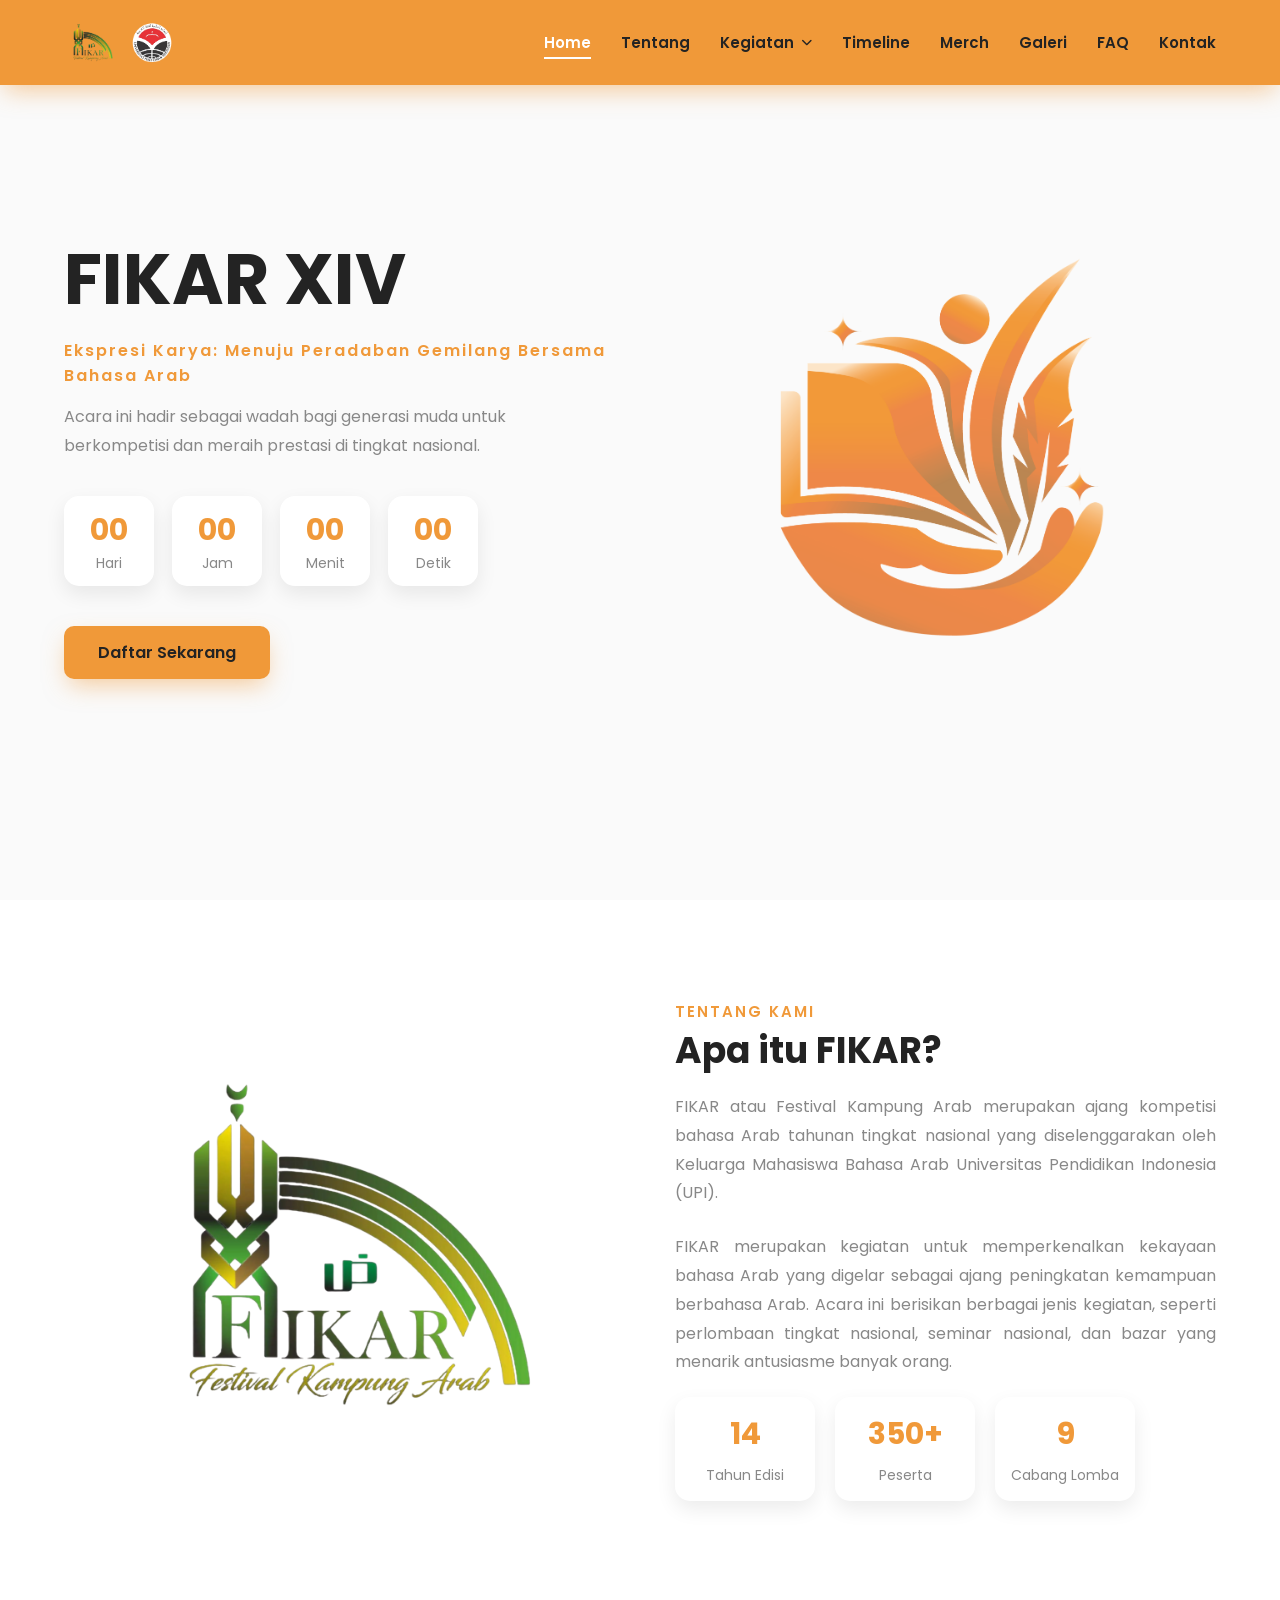
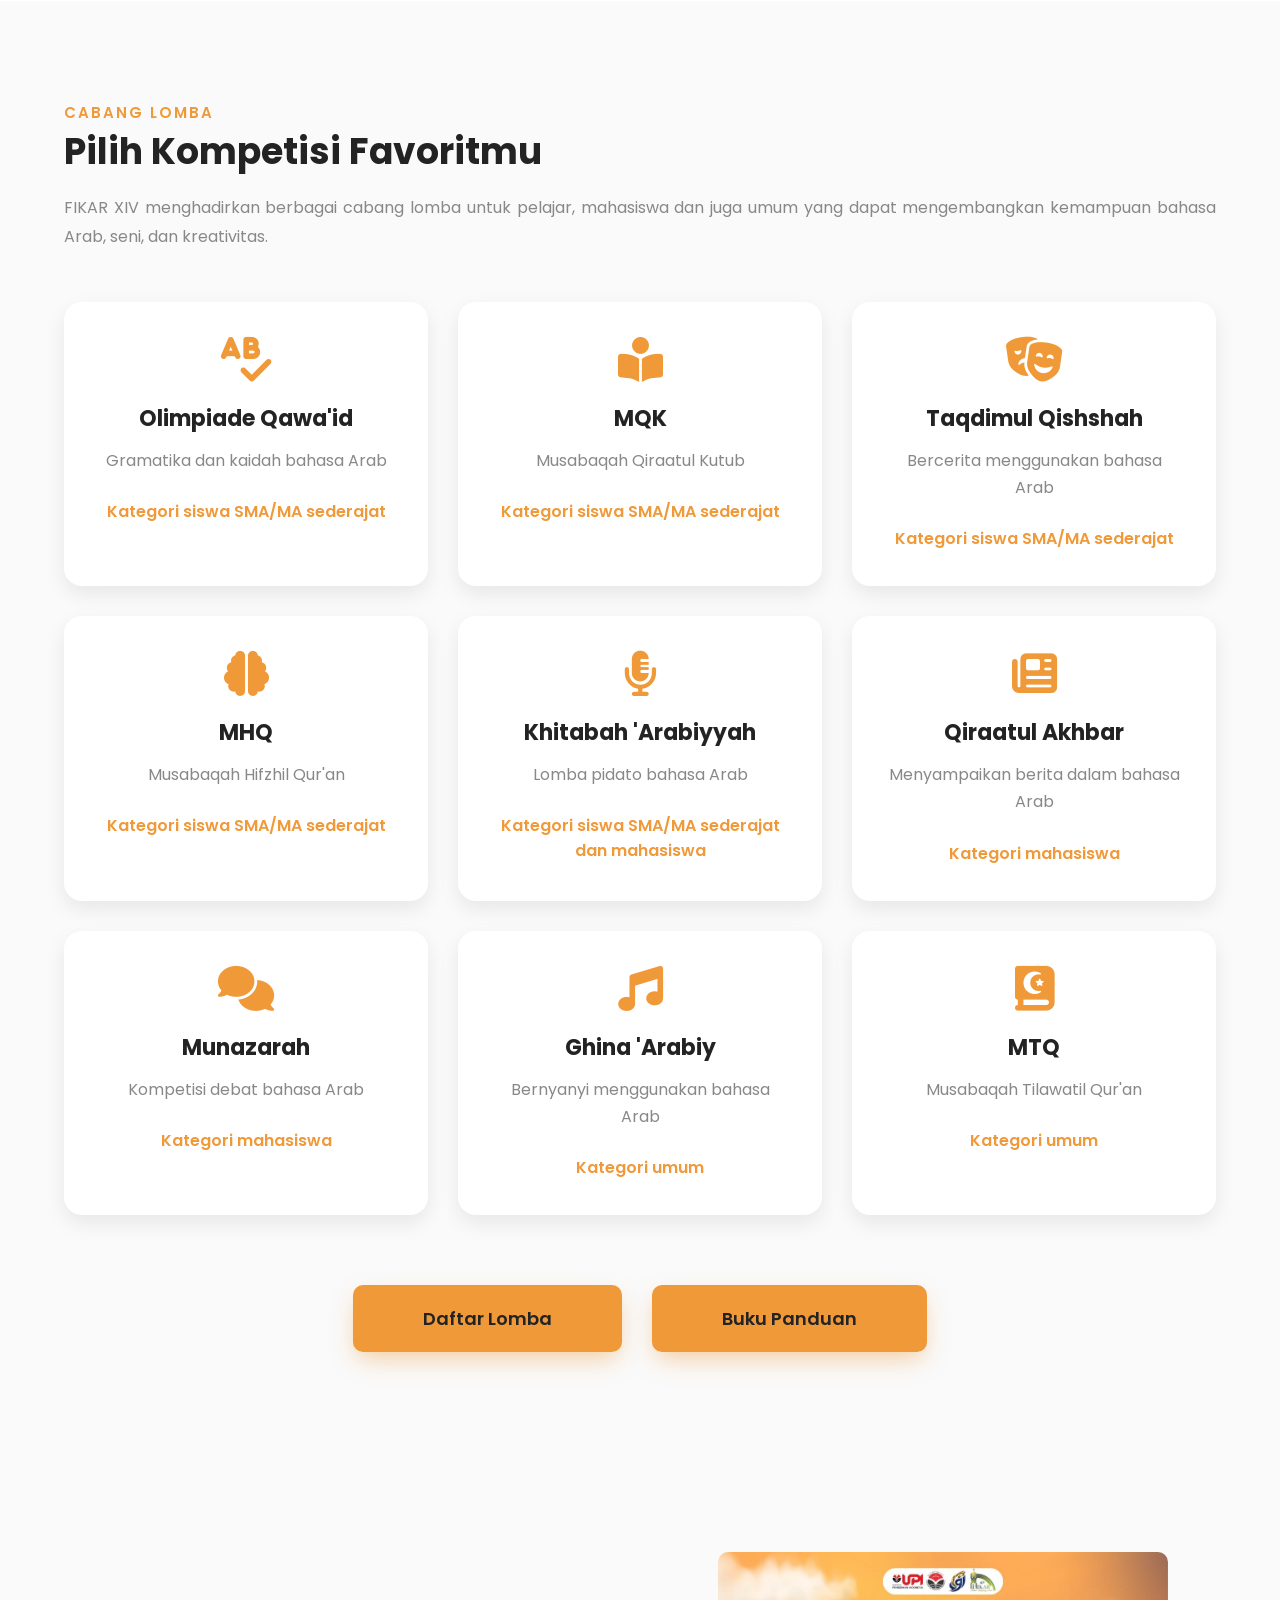
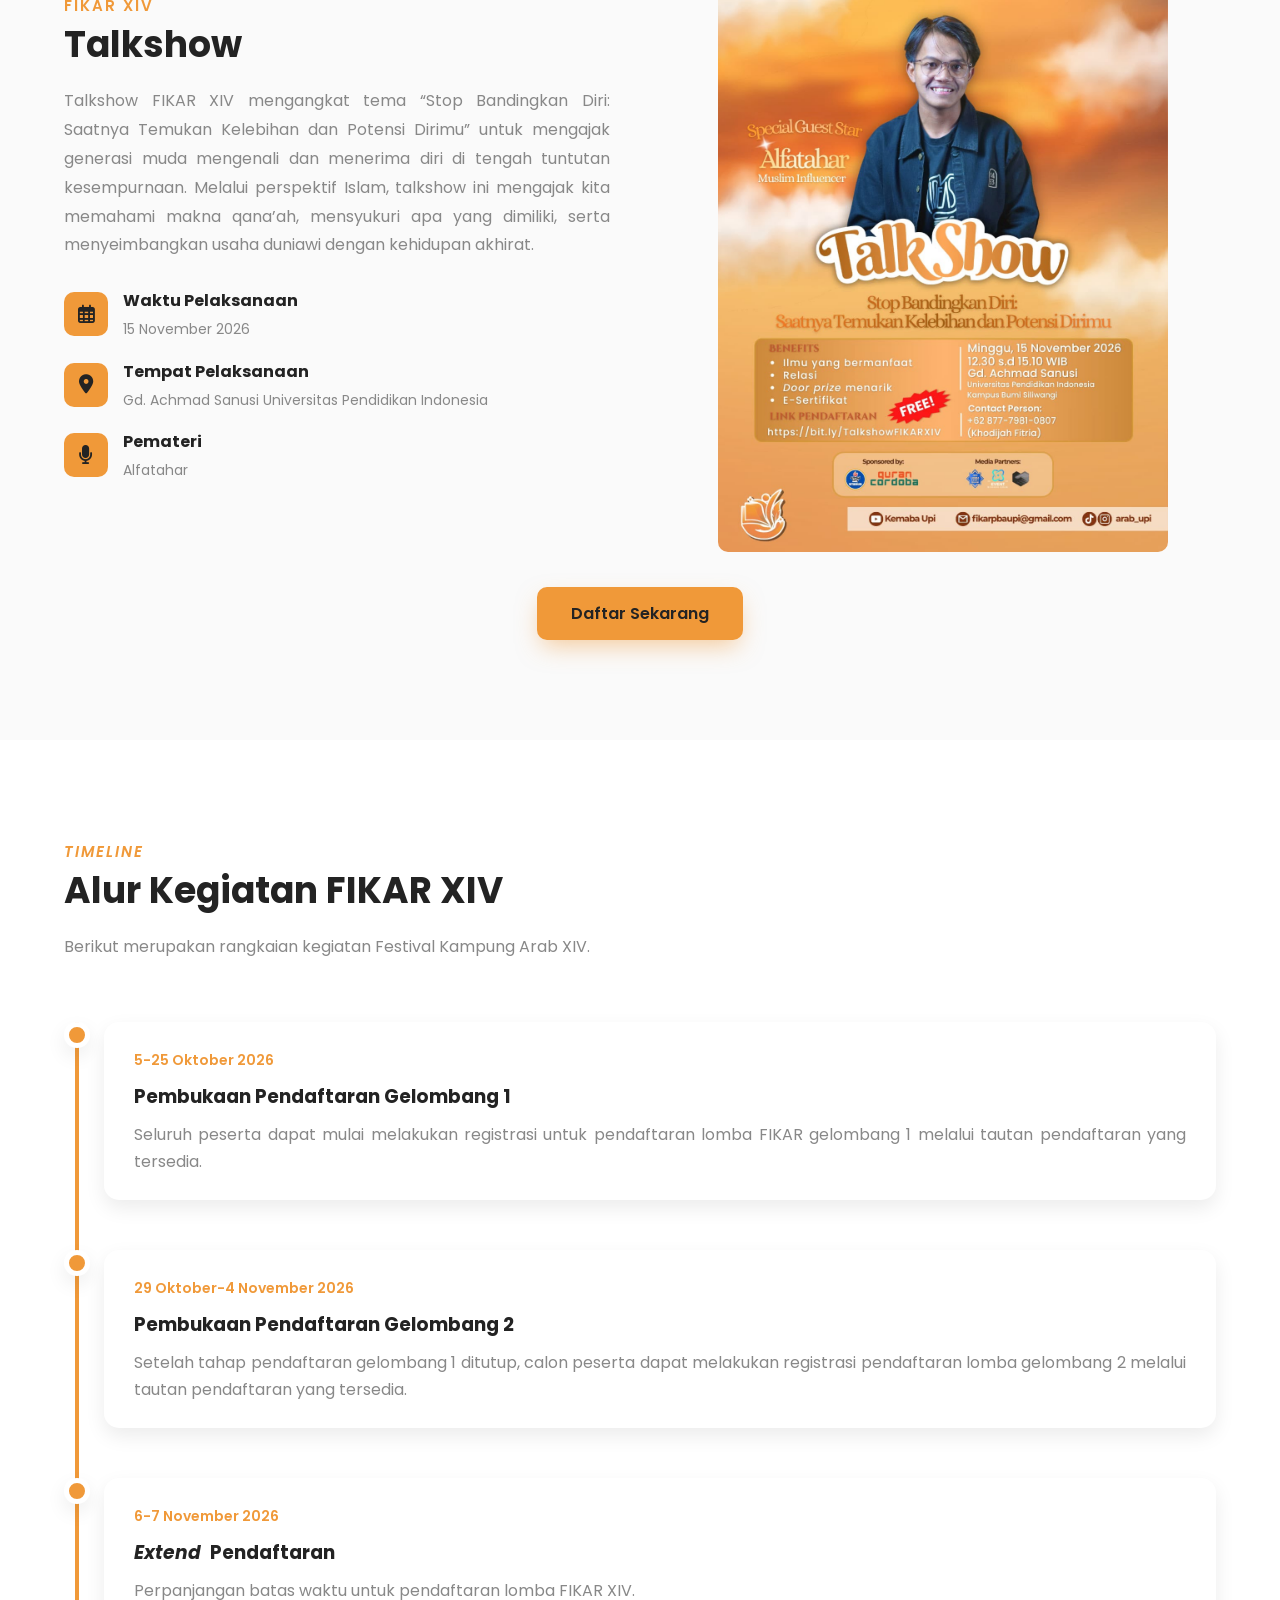
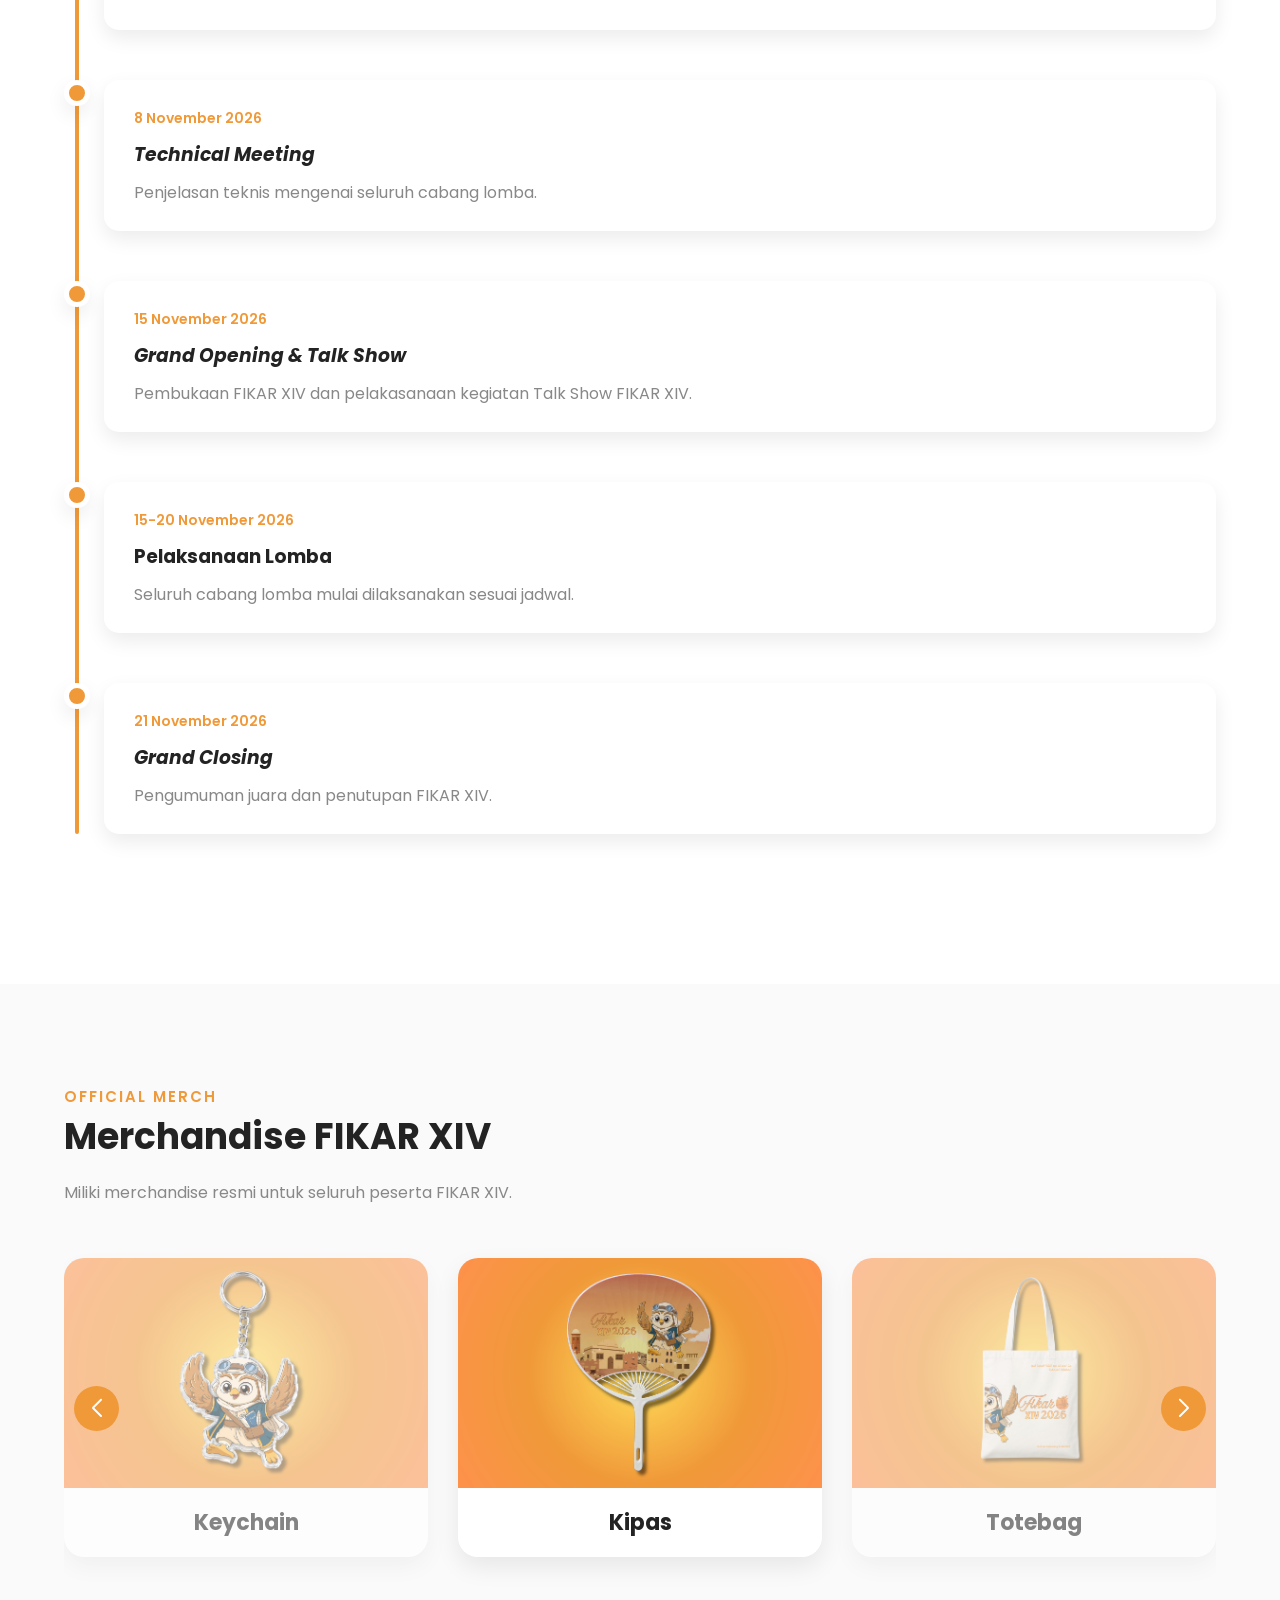
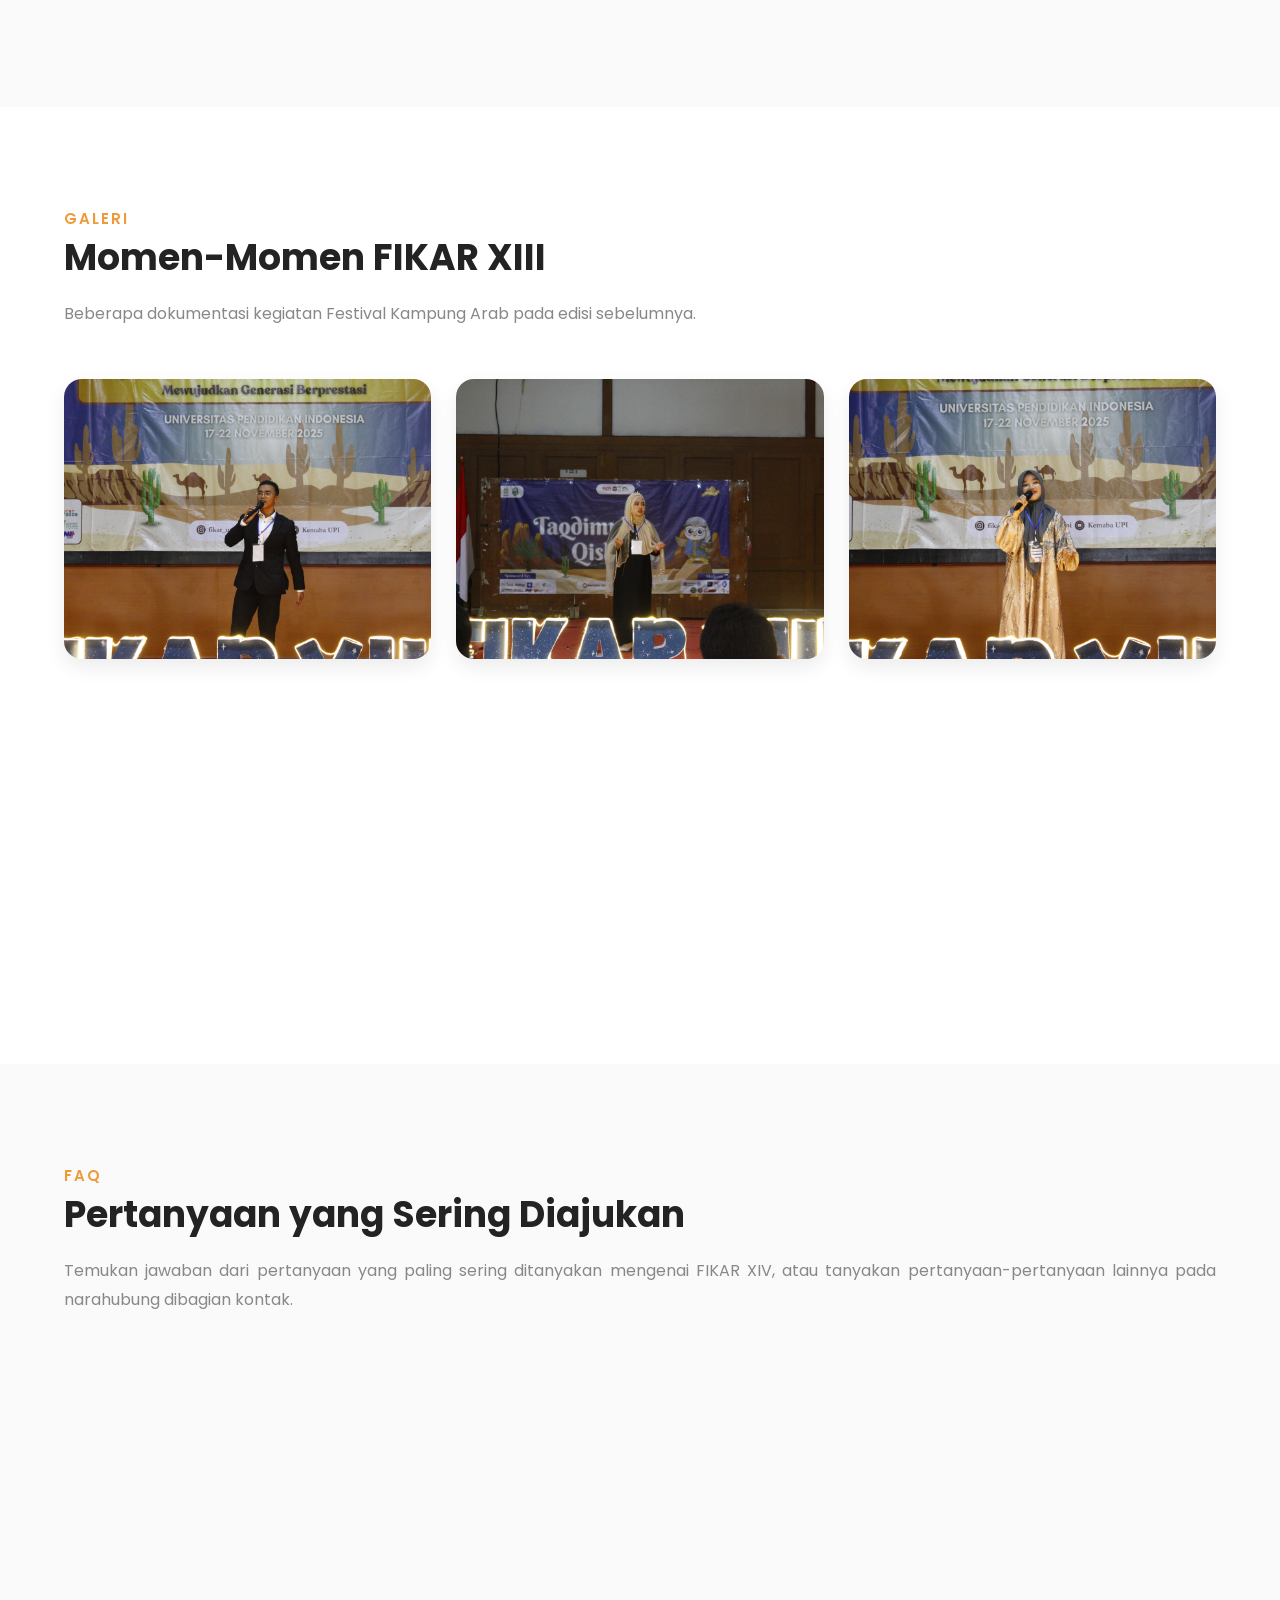
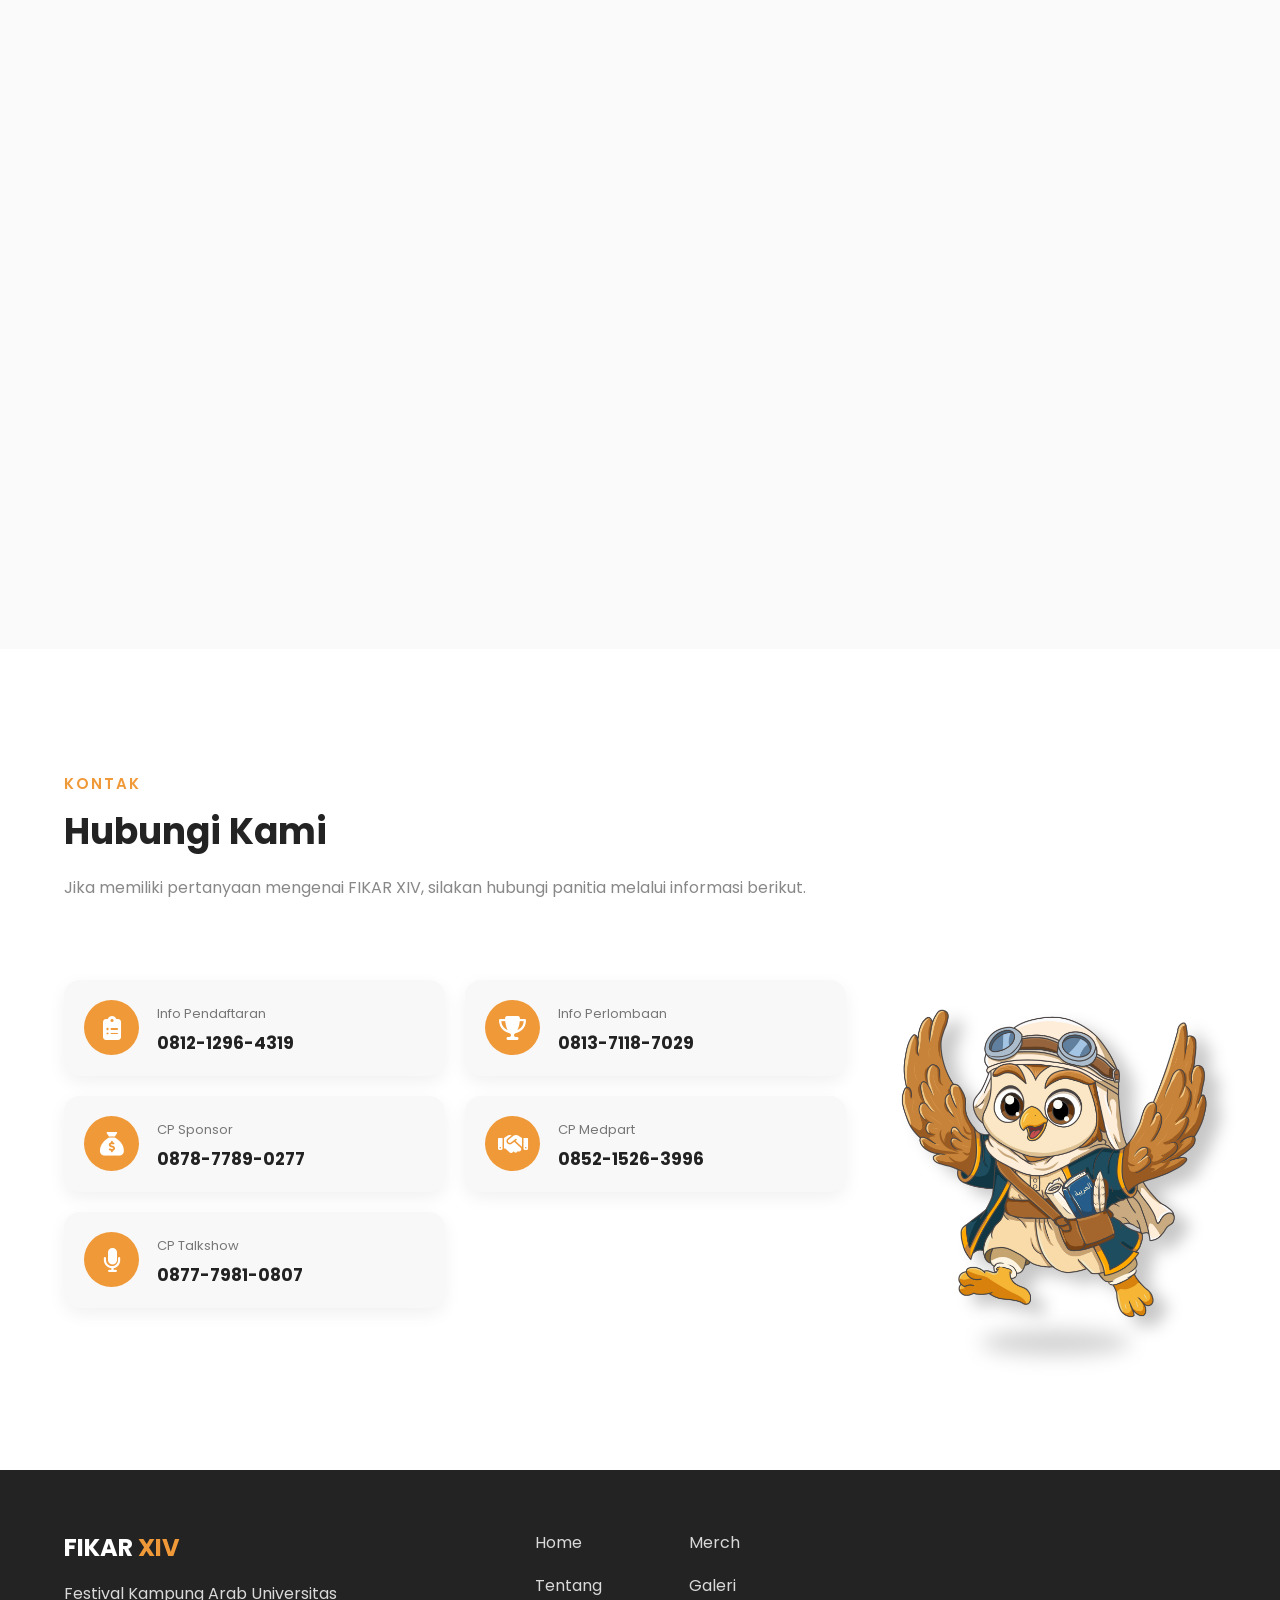
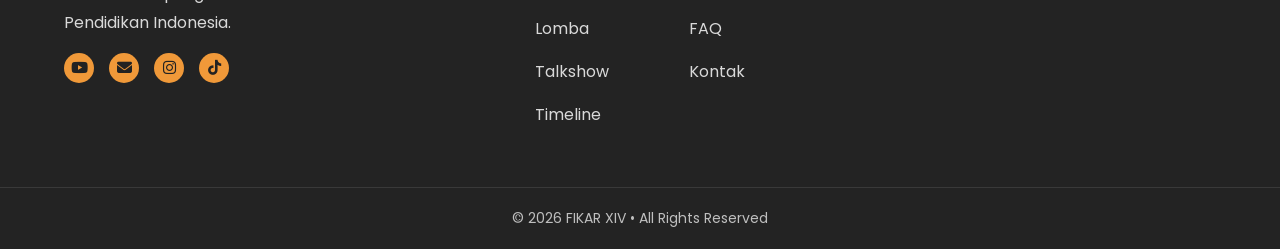
<file: index.html>
<!DOCTYPE html>
<html lang="id">

<head>

    <!-- Meta -->
    <meta charset="UTF-8">
    <meta name="viewport" content="width=device-width, initial-scale=1.0">

    <title>FIKAR XIV</title>
    <link rel="icon" type="image/png" href="assets/logo/logo-fikar.png">

    <!-- Google Font -->
    <link rel="preconnect" href="https://fonts.googleapis.com">

    <link rel="preconnect" href="https://fonts.gstatic.com" crossorigin>

    <link href="https://fonts.googleapis.com/css2?family=Poppins:wght@300;400;500;600;700;800&display=swap" rel="stylesheet">

    <!-- Font Awesome -->
    <link rel="stylesheet"
        href="https://cdnjs.cloudflare.com/ajax/libs/font-awesome/6.7.2/css/all.min.css">

    <!-- AOS Animation -->
    <link href="https://unpkg.com/aos@2.3.4/dist/aos.css" rel="stylesheet">

    <link rel="stylesheet" href="https://cdn.jsdelivr.net/npm/swiper@11/swiper-bundle.min.css"/>

    <!-- CSS -->
    <link rel="stylesheet" href="css/style.css">
    <link rel="stylesheet" href="css/navbar.css">
    <link rel="stylesheet" href="css/hero.css">
    <link rel="stylesheet" href="css/about.css">
    <link rel="stylesheet" href="css/competition.css">
    <link rel="stylesheet" href="css/talkshow.css">
    <link rel="stylesheet" href="css/timeline.css">
    <link rel="stylesheet" href="css/merch.css">
    <link rel="stylesheet" href="css/gallery.css">
    <link rel="stylesheet" href="css/faq.css">
    <link rel="stylesheet" href="css/contact.css">
    <link rel="stylesheet" href="css/footer.css">
    <link rel="stylesheet" href="css/responsive.css">
    <link rel="stylesheet" href="css/popup.css">

    <header class="header">

        <div class="container">
            <a href="#home">
            <div class="logo">
                <img src="assets/logo/logo-fikar.png" alt="Logo FIKAR">
                <img src="assets/logo/logo-upi.png" alt="Logo UPI">
            </div>
            </a>

            <nav class="navbar" id="navbar">
                <ul>
                    <li><a href="#home">Home</a></li>

                    <li><a href="#tentang">Tentang</a></li>

                    <li class="dropdown">
                        <button type="button" class="dropdown-toggle" aria-expanded="false">
                            Kegiatan <i class="fa-solid fa-chevron-down"></i>
                        </button>

                        <ul class="dropdown-menu">
                            <li><a href="#lomba">Lomba</a></li>
                            <li><a href="#Talkshow">Talkshow</a></li>
                        </ul>
                    </li>

                    <li><a href="#timeline">Timeline</a></li>

                    <li><a href="#merch">Merch</a></li>

                    <li><a href="#galeri">Galeri</a></li>

                    <li><a href="#faq">FAQ</a></li>

                    <li><a href="#kontak">Kontak</a></li>
                </ul>
            </nav>
    
            <div class="hamburger" id="hamburger">
    
                <i class="fa-solid fa-bars"></i>
    
            </div>
    
        </div>
    
    </header>
</head>

<body>

    <!-- ===========================
            HEADER
    ============================ -->

    <header class="header">

    </header>



    <!-- ===========================
            HOME
    ============================ -->

    <section id="home" class="hero">

        <div class="container hero-container">
    
            <!-- Kiri -->
            <div class="hero-content" data-aos="fade-right">
    
                <h1>
                    FIKAR XIV
                </h1>

                <p class="hero-subtitle">
                    Ekspresi Karya: 
                    Menuju Peradaban Gemilang
                    Bersama Bahasa Arab
                </p>
    
                
    
                <p class="hero-description">
    
                    Acara ini hadir sebagai wadah bagi
                    generasi muda untuk berkompetisi dan
                    meraih prestasi di tingkat nasional.
                    
    
                </p>
    
                <!-- Countdown -->
    
                <div class="countdown">
    
                    <div class="count-box">
    
                        <h2 id="days">50</h2>
                        <span>Hari</span>
    
                    </div>
    
                    <div class="count-box">
    
                        <h2 id="hours">12</h2>
                        <span>Jam</span>
    
                    </div>
    
                    <div class="count-box">
    
                        <h2 id="minutes">30</h2>
                        <span>Menit</span>
    
                    </div>
    
                    <div class="count-box">
    
                        <h2 id="seconds">45</h2>
                        <span>Detik</span>
    
                    </div>
    
                </div>
    
                <a href="#mtq-card" class="btn">
    
                    Daftar Sekarang
    
                </a>
    
            </div>
    
            <!-- Kanan -->
    
            <div class="hero-image" data-aos="fade-left">
    
                <img src="assets/logo/logo-xiv.png" alt="Hero">
    
            </div>
    
        </div>
    
    </section>



    <!-- ===========================
            TENTANG
    ============================ -->

    <section id="tentang" class="about">

        <div class="container about-container">
    

            <!-- Kiri -->
    
            <div class="about-image" data-aos="fade-left">
    
                <img src="assets/logo/logo-fikar.png"
                     alt="Tentang FIKAR">
    
            </div>

            <!-- Kanan -->
            <div class="about-content" data-aos="fade-right">
    
                <p class="section-subtitle">
                    Tentang Kami
                </p>
    
                <h2 class="section-title">
                    Apa itu FIKAR?
                </h2>
    
                <p class="section-description">
                    FIKAR atau Festival Kampung Arab merupakan ajang 
                    kompetisi bahasa Arab tahunan tingkat nasional 
                    yang diselenggarakan oleh Keluarga Mahasiswa 
                    Bahasa Arab Universitas Pendidikan Indonesia (UPI).
    
                </p><br> 
                <p class="section-description">
                    FIKAR merupakan kegiatan untuk memperkenalkan kekayaan
                    bahasa Arab yang digelar sebagai ajang peningkatan
                    kemampuan berbahasa Arab. Acara ini berisikan berbagai
                    jenis kegiatan, seperti perlombaan tingkat nasional,
                    seminar nasional, dan bazar yang menarik antusiasme
                    banyak orang.
                    
                    <!-- agenda tahunan berupa ajang perlombaan bahasa Arab, Seni, dan Budaya
                    yang diselenggarakan oleh BEM KEMABA FPBS UPI
                    yang bertujuan menjadi wadah pengembangan potensi,
                    kreativitas, serta kecintaan terhadap bahasa Arab
                    dan kebudayaannya. -->
                </p>
    
                <div class="about-stats">
    
                    <div class="stat-card">
    
                        <h3>14</h3>
    
                        <p>Tahun Edisi</p>
    
                    </div>
    
                    <div class="stat-card">
    
                        <h3>350+</h3>
    
                        <p>Peserta</p>
    
                    </div>
    
                    <div class="stat-card">
    
                        <h3>9</h3>
    
                        <p>Cabang Lomba</p>
    
                    </div>
    
                </div>
    
            </div>
    
            
    
        </div>
    
    </section>



    <!-- ===========================
            LOMBA
    ============================ -->

    <section id="lomba" class="competition">

        <div class="container">
    
            <p class="section-subtitle">
                Cabang Lomba
            </p>
    
            <h2 class="section-title">
                Pilih Kompetisi Favoritmu
            </h2>
    
            <p class="section-description">
                FIKAR XIV menghadirkan berbagai cabang lomba
                untuk pelajar, mahasiswa dan juga umum yang dapat mengembangkan kemampuan
                bahasa Arab, seni, dan kreativitas.
            </p>
    
            <div class="competition-grid">
    
                <div class="competition-card" data-aos="zoom-in">
    
                    <i class="fa-solid fa-spell-check"></i>
    
                    <h3>Olimpiade Qawa'id</h3>
    
                    <p>
                        Gramatika dan kaidah bahasa Arab
                    </p>

                    <h4>
                        Kategori siswa SMA/MA sederajat
                    </h4>
    
                    <!-- <a href="#">
                        Lihat Detail
                    </a> -->
    
                </div>

                <div class="competition-card" data-aos="zoom-in">
    
                    <i class="fa-solid fa-book-open-reader"></i>
    
                    <h3>MQK</h3>
    
                    <p>
                        Musabaqah Qiraatul Kutub
                    </p>

                    <h4>
                        Kategori siswa SMA/MA sederajat
                    </h4>
    
                    <!-- <a href="#">
                        Lihat Detail
                    </a> -->
    
                </div>
    
                <div class="competition-card" data-aos="zoom-in">
    
                    <i class="fa-solid fa-masks-theater"></i>
    
                    <h3>Taqdimul Qishshah</h3>
    
                    <p>
                        Bercerita menggunakan bahasa Arab
                    </p>

                    <h4>
                        Kategori siswa SMA/MA sederajat
                    </h4>
    
                    <!-- <a href="#">
                        Lihat Detail
                    </a> -->
    
                </div>

                <div class="competition-card" data-aos="zoom-in">
    
                    <i class="fa-solid fa-brain"></i>
    
                    <h3>MHQ</h3>
    
                    <p>
                        Musabaqah Hifzhil Qur'an
                    </p>

                    <h4>
                        Kategori siswa SMA/MA sederajat
                    </h4>
    
                    <!-- <a href="#">
                        Lihat Detail
                    </a> -->
    
                </div>

                 <div class="competition-card" data-aos="zoom-in">
    
                    <i class="fa-solid fa-microphone-lines"></i>
    
                    <h3>Khitabah 'Arabiyyah</h3>
    
                    <p>
                        Lomba pidato bahasa Arab
                    </p>

                    <h4>
                        Kategori siswa SMA/MA sederajat dan mahasiswa
                    </h4>
    
                    <!-- <a href="#">
                        Lihat Detail
                    </a> -->
    
                </div>

                <div class="competition-card" data-aos="zoom-in">
    
                    <i class="fa-solid fa-newspaper"></i>
    
                    <h3>Qiraatul Akhbar</h3>
    
                    <p>
                        Menyampaikan berita dalam bahasa Arab
                    </p>

                    <h4>
                        Kategori mahasiswa
                    </h4>
    
                    <!-- <a href="#">
                        Lihat Detail
                    </a> -->
    
                </div>

                <div class="competition-card" data-aos="zoom-in">
    
                    <i class="fa-solid fa-comments"></i>
    
                    <h3>Munazarah</h3>
    
                    <p>
                        Kompetisi debat bahasa Arab
                    </p>

                    <h4>
                        Kategori mahasiswa
                    </h4>
    
                    <!-- <a href="#">
                        Lihat Detail
                    </a> -->
    
                </div>

                <div class="competition-card" data-aos="zoom-in">
    
                    <i class="fa-solid fa-music"></i>
    
                    <h3>Ghina 'Arabiy</h3>
    
                    <p>
                        Bernyanyi menggunakan bahasa Arab
                    </p>

                    <h4>
                        Kategori umum
                    </h4>
    
                    <!-- <a href="#">
                        Lihat Detail
                    </a> -->
    
                </div>

                <div class="competition-card" data-aos="zoom-in" id="mtq-card">
    
                    <i class="fa-solid fa-book-quran"></i>
    
                    <h3>MTQ</h3>
    
                    <p>
                        Musabaqah Tilawatil Qur'an
                    </p>

                    <h4>
                        Kategori umum
                    </h4>
    
                    <!-- <a href="#">
                        Lihat Detail
                    </a> -->
    
                </div>
    
            </div>

            <div class="lomba-button" data-aos="zoom-in">
                <button type="button" class="btnform" id="openlombapopup">
                        Daftar Lomba
                </button>
                <a 
                    href="https://drive.google.com/file/d/1ky_r-VkmZPwQ7smKTaqP7FqvQ-nCJ6Ja/view?usp=sharing" 
                    class="btnform"
                    target="_blank"
                    rel="noopener noreferrer">
                        Buku Panduan
                    </a>
            </div>
    
        </div>
    
    </section>

    <div class="lomba-modal" id="lombamodal">
        <div class="lomba-modal-content">
            <!-- tombol close -->
             <button
                type="button"
                class="lomba-modal-close"
                id="closelombapopup"
                aria-label="Tutup">
                &times;
            </button>

            <!-- header popup -->
             <div class="lomba-modal-header">
                <small>Pendaftaran Lomba FIKAR XIV</small>
                <h3>
                    Silahkan pilih sesuai cabang lomba yang
                    ingin diikuti
                </h3>
                <p>
                    Kemudian nanti akan diarahkan menuju
                    formulir pendaftaran
                </p>
             </div>

             <!-- daftar lomba -->
             <div class="lomba-modal-list">
                <a 
                    href="https://docs.google.com/forms/d/e/1FAIpQLSf27DOVT1WJLEie99tcA8oEn1orpM7q2_REkgF3xhmgGQulmA/viewform?usp=dialog"
                    target="_blank"
                    rel="noopener noreferrer"
                    class="lomba-modal-button">
                    Olimpiade Qawa'id
                </a>
                
                <a 
                    href="https://docs.google.com/forms/d/e/1FAIpQLSd3rdysQEJR5vWFyqpO-vA7i0ymo6K1f08DMtUsaCEMuxgv7w/viewform?usp=dialog"
                    target="_blank"
                    rel="noopener noreferrer"
                    class="lomba-modal-button">
                    MQK
                </a>

                <a 
                    href="https://docs.google.com/forms/d/e/1FAIpQLSe7MeNdIwzC_TPY0QfqzxV9UziziLfifD3t8pdZiucjZ5I3hw/viewform?usp=dialog"
                    target="_blank"
                    rel="noopener noreferrer"
                    class="lomba-modal-button">
                    Taqdimul Qishshah
                </a>

                <a 
                    href="https://docs.google.com/forms/d/e/1FAIpQLSfnNDU5przK4yZzaKRtBcj8RfoL4Jw5ZI0wv0ayqmYaWM0nEA/viewform?usp=dialog"
                    target="_blank"
                    rel="noopener noreferrer"
                    class="lomba-modal-button">
                    MHQ
                </a>

                <a 
                    href="https://docs.google.com/forms/d/e/1FAIpQLSe5-V5FEKVQ3BfW7BmyfJE8cRweyfHyN-lyesdYpiIK9qlUaA/viewform?usp=dialog"
                    target="_blank"
                    rel="noopener noreferrer"
                    class="lomba-modal-button">
                    Khitabah 'Arabiyyah (Siswa)
                </a>

                <a 
                    href="https://docs.google.com/forms/d/e/1FAIpQLSdl50Qj2MIegKsDy8rbnPg7tCIWsGPk0zm3IU37hgIzfidV4g/viewform?usp=dialog"
                    target="_blank"
                    rel="noopener noreferrer"
                    class="lomba-modal-button">
                    Khitabah 'Arabiyyah (Mahasiswa)
                </a>

                <a 
                    href="https://docs.google.com/forms/d/e/1FAIpQLSdQ2KguLJYWSSzZzuT3GEWs2Vt1SWea4kkEqxqzTfxCPMKwEw/viewform?usp=dialog"
                    target="_blank"
                    rel="noopener noreferrer"
                    class="lomba-modal-button">
                    Qiraatul Akhbar
                </a>

                <a 
                    href="https://docs.google.com/forms/d/e/1FAIpQLSfr8a6bISAI-k79xbi1DJIbhDBJfIggBveJyUau1kbvPJwJxw/viewform?usp=dialog"
                    target="_blank"
                    rel="noopener noreferrer"
                    class="lomba-modal-button">
                    Munazarah
                </a>

                <a 
                    href="https://docs.google.com/forms/d/e/1FAIpQLSdtx5-WqoZlgZ3DfAzD9SitUk2B0etbBsE3f7CAW_SMgpCLwg/viewform?usp=dialog"
                    target="_blank"
                    rel="noopener noreferrer"
                    class="lomba-modal-button">
                    Ghina 'Arabiy
                </a>

                <a 
                    href="https://docs.google.com/forms/d/e/1FAIpQLSdL8q2Idlpmol-r708T2HcSTL0BJuqn2PkodVM6ONkWayT8EA/viewform?usp=dialog"
                    target="_blank"
                    rel="noopener noreferrer"
                    class="lomba-modal-button">
                    MTQ
                </a>
                
             </div>
        </div>
    </div>


    <section id="Talkshow" class="talkshow">

        <div class="container">
            <div class="about-container">
                <!-- Kiri -->
                <div class="about-content" data-aos="fade-right">
        
                    <p class="section-subtitle">
                        FIKAR XIV
                    </p>
        
                    <h2 class="section-title">
                        Talkshow
                    </h2>
        
                    <p class="section-description">
                        Talkshow FIKAR XIV mengangkat tema “Stop Bandingkan Diri:
                        Saatnya Temukan Kelebihan dan Potensi Dirimu” untuk 
                        mengajak generasi muda mengenali dan menerima diri di 
                        tengah tuntutan kesempurnaan. Melalui perspektif Islam, 
                        talkshow ini mengajak kita memahami makna qana’ah, 
                        mensyukuri apa yang dimiliki, serta menyeimbangkan usaha 
                        duniawi dengan kehidupan akhirat.
        
                    <!-- informasi talkshow -->
                    <div class="talkshow-info">
        
                        <div class="talkshow-info-item">
                            <i class="fa-regular fa-calendar-days"></i>
                            <div>
                                <h3>Waktu Pelaksanaan</h3>
                                <p>15 November 2026</p>
                            </div>
                        </div>
        
                        <div class="talkshow-info-item">
                            <i class="fa-solid fa-location-dot"></i>
                            <div>
                                <h3>Tempat Pelaksanaan</h3>
                                <p>Gd. Achmad Sanusi Universitas Pendidikan Indonesia</p>
                            </div>
                        </div>
        
                        <div class="talkshow-info-item">
                            <i class="fa-solid fa-microphone"></i>
                            <div>
                                <h3>Pemateri</h3>
                                <p>Alfatahar</p>
                            </div>
                        </div>
                    </div>
        
                </div>

                <!-- Kanan -->
                <div class="about-image" data-aos="fade-left">
                    <img src="assets/images/poster-talkshow.png"
                        alt="Poster Talkshow FIKAR XIV"
                        class="talkshow-poster"
                        id="talkshowPoster"
                        style="border-radius: 10px;">
                </div>

                <div class="poster-lightbox" id="posterLightbox">
                    <button class="poster-close" id="posterClose"
                        aria-laber="Tutup poster">&times;</button>
                    
                    <img src="assets/images/poster-talkshow.png"
                         alt="Poster Talkshow FIKAR XIV diperbasar"
                         id="posterLightboxImage">
                         
                </div>
            </div>
            <!-- Tombol pendaftaran -->
            <div class="talkshow-action" data-aos="fade-right">
                <a href="https://bit.ly/TalkshowFIKARXIV"
                    class="btn talkshow-btn"
                    target="_blank"
                    rel="noopener noreferrer">
                        Daftar Sekarang
                </a>
            </div>
        </div>
    </section>



    <!-- ===========================
            TIMELINE
    ============================ -->

    <section id="timeline" class="timeline">

        <div class="container">
    
            <p class="section-subtitle">
                <i>Timeline</i>
            </p>
    
            <h2 class="section-title">
                Alur Kegiatan FIKAR XIV
            </h2>
    
            <p class="section-description">
                Berikut merupakan rangkaian kegiatan Festival Kampung Arab XIV.
            </p>
    
            <div class="timeline-wrapper">
    
                <div class="timeline-item" data-aos="fade-up">
    
                    <div class="timeline-dot"></div>
    
                    <div class="timeline-content">
    
                        <span>5-25 Oktober 2026</span>
    
                        <h3>Pembukaan Pendaftaran Gelombang 1</h3>
    
                        <p>
                            Seluruh peserta dapat mulai melakukan registrasi untuk
                            pendaftaran lomba FIKAR gelombang 1 melalui tautan pendaftaran
                            yang tersedia. 
                        </p>
    
                    </div>
    
                </div>
    
                <div class="timeline-item" data-aos="fade-up">
    
                    <div class="timeline-dot"></div>
    
                    <div class="timeline-content">
    
                        <span>29 Oktober-4 November 2026</span>
    
                        <h3>Pembukaan Pendaftaran Gelombang 2</h3>
    
                        <p>
                            Setelah tahap pendaftaran gelombang 1 ditutup, calon peserta dapat 
                            melakukan registrasi pendaftaran lomba gelombang 2 melalui tautan 
                            pendaftaran yang tersedia. 
                        </p>
    
                    </div>
    
                </div>
    
                <div class="timeline-item" data-aos="fade-up">
    
                    <div class="timeline-dot"></div>
    
                    <div class="timeline-content">
    
                        <span>6-7 November 2026</span>
    
                        <h3>
                            <i style="margin-right: 5px;">Extend</i> Pendaftaran
                        </h3>
                        <p>
                            Perpanjangan batas waktu untuk pendaftaran lomba FIKAR XIV.
                        </p>
    
                    </div>
    
                </div>
    
                <div class="timeline-item" data-aos="fade-up">
    
                    <div class="timeline-dot"></div>
    
                    <div class="timeline-content">
    
                        <span>8 November 2026</span>
    
                        <h3><i>Technical Meeting</i></h3>
    
                        <p>
                            Penjelasan teknis mengenai seluruh cabang lomba.
                        </p>
    
                    </div>
    
                </div>

                <div class="timeline-item" data-aos="fade-up">
    
                    <div class="timeline-dot"></div>
    
                    <div class="timeline-content">
    
                        <span>15 November 2026</span>
    
                        <h3><i>Grand Opening & Talk Show</i></h3>
    
                        <p>
                            Pembukaan FIKAR XIV dan pelakasanaan
                            kegiatan Talk Show FIKAR XIV.
                        </p>
    
                    </div>
    
                </div>

                <div class="timeline-item" data-aos="fade-up">
    
                    <div class="timeline-dot"></div>
    
                    <div class="timeline-content">
    
                        <span>15-20 November 2026</span>
    
                        <h3>Pelaksanaan Lomba</h3>
    
                        <p>
                            Seluruh cabang lomba mulai dilaksanakan sesuai jadwal.
                        </p>
    
                    </div>
    
                </div>

                <div class="timeline-item" data-aos="fade-up">
    
                    <div class="timeline-dot"></div>
    
                    <div class="timeline-content">
    
                        <span>21 November 2026</span>
    
                        <h3><i>Grand Closing</i></h3>
    
                        <p>
                            Pengumuman juara dan penutupan FIKAR XIV.
                        </p>
    
                    </div>
    
                </div>
    
            </div>
    
        </div>
    
    </section>



    <!-- ===========================
            MERCH
    ============================ -->

    <section class="merch" id="merch">

    <div class="container">

        <span class="section-subtitle">OFFICIAL MERCH</span>

        <h2 class="section-title">Merchandise FIKAR XIV</h2>

        <p class="section-description">
            Miliki merchandise resmi untuk seluruh peserta FIKAR XIV.
        </p>

        <div class="swiper merchSwiper">

            <div class="swiper-wrapper">

                <!-- <div class="swiper-slide">

                    <video width="320" height="240" autoplay muted loop playsinline>
                        <source src="assets/video/apa.mp4" type="video/mp4">
                    </video>

                    <h3>Halooo</h3>

                </div> -->

                <div class="swiper-slide">

                    <img src="assets/images/merch-1.png">

                    <h3>Kipas</h3>

                </div>

                <div class="swiper-slide">

                    <img src="assets/images/merch-3.png">

                    <h3>Totebag</h3>

                </div>

                <div class="swiper-slide">

                    <img src="assets/images/merch-4.png">

                    <h3>Notebook</h3>

                </div>

                <div class="swiper-slide">

                    <img src="assets/images/merch-2.png">

                    <h3>Keychain</h3>

                </div>

            </div>

            <div class="merch-navigation">

                <div class="swiper-button-prev"></div>

                <div class="swiper-button-next"></div>

            </div>

        </div>

        <!-- <div class="merch-button" data-aos="fade-up">

            <a href="#" class="btn">
                Beli Merchandise
            </a>

        </div> -->

    </div>

    </section>



    <!-- ===========================
            GALERI
    ============================ -->

    <section id="galeri" class="gallery">

        <div class="container">
    
            <p class="section-subtitle">
                Galeri
            </p>
    
            <h2 class="section-title">
                Momen-Momen FIKAR XIII
            </h2>
    
            <p class="section-description">
    
                Beberapa dokumentasi kegiatan Festival Kampung Arab pada edisi sebelumnya.
    
            </p>
    
            <div class="gallery-grid">
    
                <div class="gallery-item" data-aos="zoom-in">
                    <img src="assets/images/foto-fikar1.JPG" alt="Gallery 1">
                </div>
    
                <div class="gallery-item" data-aos="zoom-in">
                    <img src="assets/images/foto-fikar2.JPG" alt="Gallery 2">
                </div>
    
                <div class="gallery-item" data-aos="zoom-in">
                    <img src="assets/images/foto-fikar3.JPG" alt="Gallery 3">
                </div>
    
                <div class="gallery-item" data-aos="zoom-in">
                    <img src="assets/images/foto-fikar4.JPG" alt="Gallery 4">
                </div>
    
                <div class="gallery-item" data-aos="zoom-in">
                    <img src="assets/images/foto-fikar5.JPG" alt="Gallery 5">
                </div>
    
                <div class="gallery-item" data-aos="zoom-in">
                    <img src="assets/images/foto-fikar6.JPG" alt="Gallery 6">
                </div>
    
            </div>
    
        </div>
    
    </section>



    <!-- ===========================
            FAQ
    ============================ -->

    <section id="faq" class="faq">

        <div class="container">
    
            <p class="section-subtitle">
                FAQ
            </p>
    
            <h2 class="section-title">
                Pertanyaan yang Sering Diajukan
            </h2>
    
            <p class="section-description">
                Temukan jawaban dari pertanyaan yang paling sering ditanyakan mengenai FIKAR XIV,
                atau tanyakan pertanyaan-pertanyaan lainnya pada narahubung dibagian kontak.
            </p>
    
            <div class="faq-container">
    
                <div class="faq-item" data-aos="fade-up">
    
                    <div class="faq-question">
    
                        <h3>Siapa saja yang boleh mengikuti FIKAR XIV?</h3>
    
                        <span>+</span>
    
                    </div>
    
                    <div class="faq-answer">
    
                        <p>
                            FIKAR XIV terbuka untuk pelajar, mahasiswa, dan umum sesuai ketentuan masing-masing cabang lomba.
                        </p>
    
                    </div>
    
                </div>
    
                <div class="faq-item" data-aos="fade-up">
    
                    <div class="faq-question">
    
                        <h3>Bagaimana cara mendaftar?</h3>
    
                        <span>+</span>
    
                    </div>
    
                    <div class="faq-answer">
    
                        <p>
                            Pendaftaran dilakukan secara <i>online</i> melalui <i>website</i> ini pada bagian
                            lomba.
                        </p>
    
                    </div>
    
                </div>
    
                <div class="faq-item" data-aos="fade-up">
    
                    <div class="faq-question">
    
                        <h3>Apakah peserta dikenakan biaya?</h3>
    
                        <span>+</span>
    
                    </div>
    
                    <div class="faq-answer">
    
                        <p>
                            Ya. Setiap cabang lomba memiliki biaya pendaftaran yang dapat dilihat pada <i>guidebook</i>.
                        </p>
    
                    </div>
    
                </div>
    
                <div class="faq-item" data-aos="fade-up">
    
                    <div class="faq-question">
    
                        <h3>Dimana saya bisa menghubungi panitia?</h3>
    
                        <span>+</span>
    
                    </div>
    
                    <div class="faq-answer">
    
                        <p>
                            Silakan menuju bagian kontak di bawah atau melalui instagram resmi FIKAR XIV.
                        </p>
    
                    </div>
    
                </div>

                <div class="faq-item" data-aos="fade-up">
    
                    <div class="faq-question">
    
                        <h3>Berapa lama pelakasanaan FIKAR XIV ini?</h3>
    
                        <span>+</span>
    
                    </div>
    
                    <div class="faq-answer">
    
                        <p>
                            FIKAR XIV ini akan dilaksanakan selama 7 hari.
                        </p>
    
                    </div>
    
                </div>

                <div class="faq-item" data-aos="fade-up">
    
                    <div class="faq-question">
    
                        <h3>Apa saja hadiah yang akan didapatkan pemenang?</h3>
    
                        <span>+</span>
    
                    </div>
    
                    <div class="faq-answer">
    
                        <p>
                            Pemenang akan mendapatkan piala, sertifikat, uang pembinaan, dan <i>merchandise</i> FIKAR XIV.
                        </p>
    
                    </div>
    
                </div>

                <div class="faq-item" data-aos="fade-up">
    
                    <div class="faq-question">
    
                        <h3>Apakah kehadiran dalam TM bersifat wajib atau opsional?</h3>
    
                        <span>+</span>
    
                    </div>
    
                    <div class="faq-answer">
    
                        <p>
                            Kehadiran dalam <i>Technical Meeting</i> (TM) bersifat wajib bagi 
                            perwakilan setiap tim atau peserta individu. Karena akan 
                            dibahas alur teknis setiap perlombaan, dan akan dibuka sesi 
                            tanya jawab didalamnya.
                        </p>
    
                    </div>
    
                </div>
    
            </div>
    
        </div>
    
    </section>



    <!-- ===========================
            KONTAK
    ============================ -->

    <section class="contact" id="kontak">

    <div class="container">

        <div class="section-title">
            <span class="section-subtitle">
                Kontak
            </span>
    
            <h2 class="section-title">
                Hubungi Kami
            </h2>
    
            <p class="section-description">
                Jika memiliki pertanyaan mengenai FIKAR XIV,
                silakan hubungi panitia melalui informasi berikut.
            </p>
        </div>
        <div class="contact-wrapper">

            <!-- KIRI -->
            <div class="contact-list">

                <!-- Card -->
                <a href="https://wa.me/6281212964319" class="contact-card" target="_blank">

                    <div class="contact-icon">
                        <i class="fa fa-clipboard-list"></i>
                    </div>

                    <div class="contact-info">
                        <small>Info Pendaftaran</small>
                        <h4>0812-1296-4319</h4>
                    </div>

                </a>

                <a href="https://wa.me/6281371187029" class="contact-card" target="_blank">

                    <div class="contact-icon">
                        <i class="fa fa-trophy"></i>
                    </div>

                    <div class="contact-info">
                        <small>Info Perlombaan</small>
                        <h4>0813-7118-7029</h4>
                    </div>

                </a>
                
                <a href="https://wa.me/6287877890277" class="contact-card" target="_blank">

                    <div class="contact-icon">
                        <i class="fa-solid fa-sack-dollar"></i>
                    </div>

                    <div class="contact-info">
                        <small>CP Sponsor</small>
                        <h4>0878-7789-0277</h4>
                    </div>

                </a>

                <a href="https://wa.me/6285215263996" class="contact-card" target="_blank">

                    <div class="contact-icon">
                        <i class="fa-solid fa-handshake"></i>
                    </div>

                    <div class="contact-info">
                        <small>CP Medpart</small>
                        <h4>0852-1526-3996</h4>
                    </div>

                </a>

                <a href="https://wa.me/6287779810807" class="contact-card" target="_blank">

                    <div class="contact-icon">
                        <i class="fa fa-microphone"></i>
                        <!-- <img src="assets/icons/muslimah.png" class="cptalkshow"> -->
                    </div>

                    <div class="contact-info">
                        <small>CP Talkshow</small>
                        <h4>0877-7981-0807</h4>
                    </div>

                </a>

                <!-- <a href="#" class="contact-card">

                    <div class="contact-icon">
                        <img src="assets/icons/muslim-boy.png" alt="" class="cpikhwan">
                    </div>

                    <div class="contact-info">
                        <small>CP 2 (Ikhwan)</small>
                        <h4>0828-2828-2828</h4>
                    </div>

                </a> -->

            </div>

            <!-- KANAN -->
            <div class="contact-mascot">

                <img src="assets/images/ZAHI-foto.PNG" alt="Maskot Zahi">

            </div>

        </div>

    </div>

</section>

<button id="topBtn">

    <i class="fa-solid fa-arrow-up"></i>

</button>

        <script src="https://cdn.jsdelivr.net/npm/swiper@11/swiper-bundle.min.js"></script>
        <script src="js/merch-slider.js"></script>

</body>

    <!-- ===========================
            FOOTER
    ============================ -->

    <footer class="footer">

        <div class="container footer-content">

            <!-- footer kiri -->
    
            <div class="footer-left">
    
                <h2>FIKAR <span style="color:#f09939;">XIV</span></h2>
    
                <p>
                    Festival Kampung Arab Universitas Pendidikan Indonesia.
                </p>

                <div class="social-media">

                    <a href="https://www.youtube.com/@kemabaupi427" target="_blank">
                        <i class="fa-brands fa-youtube"></i>
                    </a>

                    <!-- <a href="mailto:fikarpbaupi@gmail.com" class="_blank">
                        <i class="fa-solid fa-envelope"></i>
                    </a> -->

                    <a href="https://mail.google.com/mail/?view=cm&fs=1&to=fikarpbaupi@gmail.com"
                        target="_blank">
                        <i class="fa-solid fa-envelope"></i>
                    </a>

                    <a href="https://instagram.com/fikar_upi" target="_blank">
                        <i class="fa-brands fa-instagram"></i>
                    </a>

                    <a href="https://www.tiktok.com/@arab_upi" target="_blank">
                        <i class="fa-brands fa-tiktok"></i>
                    </a>

                </div>
    
            </div>

            <!-- footer tengah -->
    
            <div class="footer-center">

                <div class="footer-column">
                    
                <a href="#home">Home</a>
    
                <a href="#tentang">Tentang</a>
    
                <a href="#lomba">Lomba</a>

                <a href="#Talkshow">Talkshow</a>
    
                <a href="#timeline">Timeline</a>

                </div>
    
                <div class="footer-column">

                <a href="#merch">Merch</a>
    
                <a href="#galeri">Galeri</a>
    
                <a href="#faq">FAQ</a>
    
                <a href="#kontak">Kontak</a>
                    
                </div>
    
            </div>

            <!-- footer kanan -->
             
            <div class="footer-right">
    
                    <!-- <iframe
                        src="https://www.google.com/maps?q=Universitas+Pendidikan+Indonesia&output=embed"
                        loading="lazy">
                    </iframe> -->

                    <iframe 
                                src="https://www.google.com/maps/embed?pb=!1m14!1m8!1m3!1d15844.97708794563!2d107.574059!3d-6.8613013!3m2!1i1024!2i768!4f13.1!3m3!1m2!1s0x2e68e6b943c2c5ff%3A0xee36226510a79e76!2sUniversitas%20Pendidikan%20Indonesia!5e0!3m2!1sid!2sid!4v1785830560398!5m2!1sid!2sid" 
                                loading="lazy">
                    </iframe>
            </div>
    
        </div>
    
        <div class="copyright">
    
            © 2026 FIKAR XIV • All Rights Reserved
    
        </div>
    
    </footer>



    <!-- AOS -->
    <script src="https://unpkg.com/aos@2.3.4/dist/aos.js"></script>

    <!-- JavaScript -->
    <script src="js/navbar.js"></script>
    <script src="js/countdown.js"></script>
    <script src="js/faq.js"></script>
    <script src="js/scroll.js"></script>
    <script src="js/animation.js"></script>
    <script src="js/main.js"></script>
    <script src="js/lomba-popup.js"></script>
    <script src="js/talkshow.js"></script>

    <script>
        if ('scrollRestoration' in history) {
            history.scrollRestoration = 'manual';
        }
    </script>

</html>
</file>
<file: css/style.css>
/* ======================================================
   FIKAR XIV
   Global Style
====================================================== */

/* ==========================
   GOOGLE FONT
========================== */

@import url('https://fonts.googleapis.com/css2?family=Poppins:wght@300;400;500;600;700;800&display=swap');

/* ==========================
   RESET
========================== */

*{
    margin:0;
    padding:0;
    box-sizing:border-box;
}

html{
    scroll-behavior:smooth;
}

body{
    width:100%;
    max-width:100%;
    font-family:'Poppins',sans-serif;
    background:#FAFAFA;
    color:#232323;
    overflow-x:hidden;
}
body.modal-open{
    overflow:hidden;
}

img{
    max-width:100%;
    display:block;
}

a{
    text-decoration:none;
    color:inherit;
}

ul{
    list-style:none;
}

button{
    border:none;
    cursor:pointer;
    font-family:'Poppins',sans-serif;
}

/* ==========================
   ROOT COLOR
========================== */

:root{
    --primary:#f09939;
    --secondary:#232323;
    --accent:#FF9800;
    --white:#FFFFFF;
    --background:#FAFAFA;
    --gray:#888888;
    --light-gray:#F2F2F2;
    --shadow:0 8px 20px rgba(0,0,0,.08);
    --transition:.3s ease;
    --shadow-orange: 0 10px 25px -5px rgba(240, 153, 57, 0.5);
}

/* ==========================
   CONTAINER
========================== */

.container{
    width:90%;
    max-width:1200px;
    margin:auto;
}

/* ==========================
   SECTION
========================== */

section{
    padding:100px 0;
}

/* ==========================
   TITLE
========================== */

.section-title{
    font-size:36px;
    /* font-weight:700; */
    margin-bottom:15px;
}

.section-subtitle{
    color:var(--primary);
    font-size:15px;
    font-weight:600;
    letter-spacing:2px;
    text-transform:uppercase;
}

.section-description{
    color:var(--gray);
    line-height:1.8;
    font-size:16px;
    text-align:justify;
    
}

/* ==========================
   BUTTON
========================== */

.btn{
    display:inline-block;
    background:var(--primary);
    color:var(--secondary);
    padding:14px 34px;
    border-radius:10px;
    font-weight:600;
    transition:var(--transition);
    box-shadow:var(--shadow-orange)
}

.btn:hover{
    background:#f4b635;
    transform:translateY(-3px);
}

.btnform{
    display:inline-block;
    background:var(--primary);
    color:var(--secondary);
    padding:20px 70px;
    border-radius:10px;
    font-weight:600;
    font-size:18px;
    transition:var(--transition);
    text-align:center;
    box-shadow:var(--shadow-orange)
}

.btnform:hover{
    background:#f4b635;
    transform:translateY(-3px);
}

/* ==========================
   PLACEHOLDER
========================== */

#lomba,
#timeline,
#merch,
#galeri,
#faq,
#kontak{

    min-height:400px;

}

/* ==========================
   SCROLLBAR
========================== */

/* ::-webkit-scrollbar{

    width:8px;

}

::-webkit-scrollbar-track{

    background:var(--primary);

}

::-webkit-scrollbar-thumb{

    background:var(--secondary);

    border-radius:20px;

} */

/* ==========================================
            BACK TO TOP
========================================== */

#topBtn{
    position:fixed;
    right:30px;
    bottom:30px;
    width:55px;
    height:55px;
    border:none;
    border-radius:50%;
    background:var(--primary);
    color:white;
    cursor:pointer;
    font-size:20px;
    box-shadow:var(--shadow);
    opacity:0;
    visibility:hidden;
    transition:.3s;
    z-index:999;
    box-shadow:var(--shadow-orange)
}

#topBtn.show{
    opacity:1;
    visibility:visible;
}

#topBtn:hover{
    transform:translateY(-5px);
}
</file>
<file: css/navbar.css>
/* ==========================================
                NAVBAR
========================================== */

.header{

    position: fixed;

    top: 0;
    left: 0;

    width: 100%;

    background: var(--primary);

    box-shadow: var(--shadow-orange);

    z-index: 999;

    transition: .3s;

}


/* ==========================================
            CONTAINER
========================================== */

.header .container{

    display: flex;

    justify-content: space-between;

    align-items: center;

    height: 85px;

}


/* ==========================================
                LOGO
========================================== */

.logo{

    display: flex;

    align-items: center;

    gap: 12px;

}

.logo img{

    height: 52px;

}

.logo img:last-child{

    height: 48px;

}


/* ==========================================
                NAVIGATION
========================================== */

.navbar ul{

    display: flex;

    align-items: center;

    gap: 30px;

}

.navbar ul li{

    list-style: none;

}

.navbar ul li a{

    position: relative;

    color: var(--secondary);

    font-weight: 600;

    font-size: 15px;

    transition: var(--transition);

}


/* ==========================================
            HOVER MENU
========================================== */

.navbar ul li a:hover{

    color: white;

}


/* Garis bawah */

.navbar ul li a::after{

    content: "";

    position: absolute;

    left: 0;

    bottom: -6px;

    width: 0;

    height: 2px;

    background: white;

    transition: .3s;

}

.navbar ul li a:hover::after{

    width: 100%;

}


/* ==========================================
            ACTIVE MENU
========================================== */

.navbar ul li a.active{

    color: white;

}

.navbar ul li a.active::after{

    width: 100%;
    background: white;

}


/* ==========================================
            HAMBURGER
========================================== */

.hamburger{

    display: none;

    font-size: 28px;

    cursor: pointer;

}


/* ==========================================
   MOBILE MENU
========================================== */

@media (max-width: 768px) {

    .hamburger {
        display: block;
    }

    .navbar {
        position: fixed;

        top: 85px;
        right: -100%;

        width: 270px;
        height: calc(100vh - 85px);

        background: white;

        box-shadow: var(--shadow-orange);

        transition: .4s;
    }

    .navbar.active {
        right: 0;
    }

    .navbar ul {
        flex-direction: column;

        align-items: flex-start;

        padding: 40px 30px;

        gap: 28px;
    }


    /* ======================================
       ACTIVE MENU - MOBILE
    ====================================== */

    .navbar ul li a{
        color: var(--secondary);
    }

    .navbar ul li a.active {
        color: var(--primary);
    }

    .navbar ul li a.active::after {
        width: 100%;
        background: var(--primary);
    }

    .navbar ul li a:hover{

    color: var(--primary);

    }


/* Garis bawah */

    .navbar ul li a::after{

    content: "";

    position: absolute;

    left: 0;

    bottom: -6px;

    width: 0;

    height: 2px;

    background: var(--primary);

    transition: .3s;

    }

    .navbar ul li a:hover::after{

    width: 100%;

    }

}


/* Dropdown Kegiatan */
.navbar ul li.dropdown {
    position: relative;
}

.dropdown-toggle {
    display: flex;
    align-items: center;
    gap: 7px;
    padding: 0;
    border: none;
    background: none;
    color: var(--secondary);
    font-family: inherit;
    font-size: 15px;
    font-weight: 600;
    cursor: pointer;
    transition: var(--transition);
}

.dropdown-toggle:hover {
    color: white;
}

.dropdown-toggle i {
    font-size: 11px;
    transition: transform 0.3s ease;
}

.dropdown-menu {
    display: none !important;
    position: absolute;
    top: 100%;
    left: 0;
    min-width: 160px;
    padding: 8px 0;
    background: white;
    border-radius: 10px;
    box-shadow: var(--shadow);
    z-index: 1000;
    flex-direction: column;
    gap: 0 !important;
}

.dropdown-menu li {
    width: 100%;
}

.dropdown-menu li a {
    display: block;
    padding: 12px 18px;
    color: var(--secondary) !important;
    font-size: 14px;
    white-space: nowrap;
}

.dropdown-menu li a:hover {
    background: var(--light-gray);
    color: var(--accent) !important;
}

.dropdown:hover > .dropdown-menu,
.dropdown:focus-within > .dropdown-menu,
.dropdown.open > .dropdown-menu {
    display: flex !important;
}

.dropdown:hover > .dropdown-toggle i,
.dropdown.open > .dropdown-toggle i {
    transform: rotate(180deg);
}




    /* Active menu mobile */

    /* .navbar ul li a.active{

        color: white;

    }

    .navbar ul li a.active::after{

        background: white;

    } */

/* .navbar a{
    position: relative;
    color: #222;
    text-decoration: none;
    padding: 8px 0;
    transition: .3s;
}

.navbar a::after{
    content: "";
    position: absolute;
    left: 0;
    bottom: -6px;
    width: 0;
    height: 3px;
    background: white;
    transition: .3s;
}

.navbar a:hover::after,
.navbar a.active::after{
    width: 100%;
}
.navbar a.active{
    color: white;
} */
</file>
<file: css/hero.css>
/* ==========================================
                HERO
========================================== */

.hero{

    min-height:100vh;

    display:flex;

    align-items:center;

    background:#FAFAFA;

}

.hero-container{

    display:flex;

    align-items:center;

    justify-content:space-between;

    gap:60px;

}

.hero-content{

    flex:1;
    margin-top:20px;

}

.hero-subtitle{

    color:var(--primary);

    font-weight:600;

    margin-bottom:15px;

    letter-spacing:2px;

}

.hero h1{

    font-size:70px;

    line-height:1.1;

    margin-bottom:20px;

}

.hero-description{

    max-width:520px;

    color:var(--gray);

    line-height:1.8;

    margin-bottom:35px;

}

.hero-image{

    flex:1;

    display:flex;

    justify-content:center;

}

.hero-image img{

    width:90%;

    max-width:400px;

}

/* =============================
        COUNTDOWN
============================= */

.countdown{

    display:flex;

    gap:18px;

    margin-bottom:40px;

}

.count-box{

    width:90px;

    height:90px;

    background:white;

    border-radius:15px;

    box-shadow:var(--shadow);

    display:flex;

    flex-direction:column;

    justify-content:center;

    align-items:center;

}

.count-box h2{

    color:var(--primary);

    font-size:30px;

}

.count-box span{

    color:var(--gray);

    font-size:14px;

}
</file>
<file: css/about.css>
/* ==========================================
                ABOUT
========================================== */

.about{

    background:white;

}

.about-container{

    display:flex;

    align-items:center;

    justify-content:space-between;

    gap:70px;

}

.about-content{

    flex:1;

}

.about-image{

    flex:1;

    display:flex;

    justify-content:center;

}

.about-image img{

    width:90%;

    max-width:450px;

}

/* ==========================
        STATISTIK
========================== */

.about-stats{

    display:flex;

    gap:20px;

    margin-top:20px;

}

.stat-card{

    background:#fff;

    box-shadow:var(--shadow);

    border-radius:15px;

    width:140px;

    padding:15px;

    text-align:center;

}

.stat-card h3{

    color:var(--primary);

    font-size:30px;

    margin-bottom:8px;

}

.stat-card p{

    color:var(--gray);

    font-size:14px;

}
</file>
<file: css/competition.css>
/* ==========================================
            COMPETITION
========================================== */

.competition{

    background:#FAFAFA;

}

.competition-grid{

    margin-top:50px;

    display:grid;

    grid-template-columns:repeat(3,1fr);

    gap:30px;

}

/* CARD */

.competition-card{

    background:white;

    border-radius:18px;

    padding:35px;

    text-align:center;

    box-shadow:var(--shadow);

    transition:.35s;

}

.competition-card:hover{

    transform:translateY(-10px);

}

.competition-card i{

    font-size:45px;

    color:var(--primary);

    margin-bottom:20px;

}

.competition-card h3{

    margin-bottom:12px;

    font-size:22px;

}

.competition-card p{

    color:var(--gray);

    line-height:1.7;

    margin-bottom:25px;

}

.competition-card a{

    color:var(--primary);

    font-weight:600;

}

.competition-card h4{

    color:var(--primary);

    font-weight:600;

}

.lomba-button{
    display: flex;
    justify-content:center;
    margin-top: 70px;
    gap:30px;
}
</file>
<file: css/talkshow.css>
/* ===== TALKSHOW ===== */
.talkshow {
    padding: 100px 0;
    background: var(--background);
}

.talkshow .about-container {
    display: flex;
    flex-direction: row;
    align-items: center;
    justify-content: space-between;
    gap: 60px;
}

/* Konten informasi */
.talkshow .about-content {
    flex: 1;
    min-width: 0;
}

.talkshow .section-description {
    line-height: 1.8;
    margin-bottom: 28px;
}

/* Poster */
.talkshow .about-image {
    flex: 1;
    min-width: 0;
    display: flex;
    justify-content: center;
    align-items: center;
    visibility: visible;
    opacity: 1;
}

.talkshow .talkshow-poster {
    display: block;
    width: 100%;
    max-width: 450px;
    height: auto;
    object-fit: contain;
    border-radius: 10px;
    cursor: zoom-in;
    transition: transform 0.35s ease, box-shadow 0.35s ease;
}

.talkshow .talkshow-poster:hover {
    transform: scale(1.035);
    box-shadow: 0 12px 28px rgba(0, 0, 0, 0.18);
}

/* Informasi acara */
.talkshow-info {
    display: flex;
    flex-direction: column;
    gap: 18px;
    margin-bottom: 28px;
}

.talkshow-info-item {
    display: flex;
    align-items: center;
    gap: 15px;
}

.talkshow-info-item > i {
    flex-shrink: 0;
    width: 44px;
    height: 44px;
    display: flex;
    align-items: center;
    justify-content: center;
    border-radius: 10px;
    background: var(--primary);
    color: var(--secondary);
    font-size: 19px;
}

.talkshow-info-item h3 {
    font-size: 16px;
    margin: 0 0 5px;
    color: var(--secondary);
}

.talkshow-info-item p {
    margin: 0;
    color: var(--gray);
    line-height: 1.6;
    font-size: 14px;
}

/* Tombol pendaftaran */
.talkshow-action {
    display: flex;
    justify-content: center;
    align-items: center;
    width: 100%;
    margin-top: 35px;
}

.talkshow .talkshow-btn {
    display: inline-flex;
    align-items: center;
    justify-content: center;
    gap: 10px;
    width: auto;
    text-decoration: none;
}

/* Popup poster */
.poster-lightbox {
    position: fixed;
    inset: 0;
    z-index: 10000;
    display: flex;
    justify-content: center;
    align-items: center;
    padding: 25px;
    box-sizing: border-box;
    background: rgba(0, 0, 0, 0.88);
    opacity: 0;
    visibility: hidden;
    transition: opacity 0.3s ease, visibility 0.3s ease;
}

.poster-lightbox.active {
    opacity: 1;
    visibility: visible;
}

.poster-lightbox img {
    display: block;
    max-width: 90%;
    max-height: 85vh;
    width: auto;
    height: auto;
    object-fit: contain;
    border-radius: 8px;
    transform: scale(0.92);
    transition: transform 0.3s ease;
    cursor: zoom-out;
}

.poster-lightbox.active img {
    transform: scale(1);
}

.poster-close {
    position: absolute;
    top: 18px;
    right: 25px;
    border: none;
    background: transparent;
    color: white;
    font-size: 42px;
    cursor: pointer;
    line-height: 1;
}

/* Tablet */
@media (max-width: 992px) {
    .talkshow .about-container {
        gap: 35px;
    }

    .talkshow .talkshow-poster {
        max-width: 380px;
    }
}

/* HP */
@media (max-width: 768px) {
    .talkshow {
        padding: 70px 0;
    }

    .talkshow .about-container {
        flex-direction: column-reverse;
        gap: 30px;
    }

    .talkshow .about-content,
    .talkshow .about-image {
        width: 100%;
        flex: none;
    }

    .talkshow .about-image {
        display: flex;
        margin: 0 auto;
    }

    .talkshow .talkshow-poster {
        display: block;
        width: 100%;
        max-width: 350px;
        height: auto;
    }

    .talkshow .about-content {
        text-align: left;
    }

    .talkshow-info {
        gap: 16px;
    }

    .talkshow-action {
        margin-top: 28px;
    }

    .talkshow .talkshow-btn {
        width: 100%;
        box-sizing: border-box;
    }

    .poster-lightbox {
        padding: 15px;
    }

    .poster-lightbox img {
        max-width: 100%;
        max-height: 80vh;
    }

    .poster-close {
        top: 12px;
        right: 16px;
    }
}
</file>
<file: css/timeline.css>
/* ==========================================
                TIMELINE
========================================== */

.timeline{

    background:white;

}

.timeline-wrapper{

    margin-top:60px;

    position:relative;

    padding-left:40px;

}

.timeline-wrapper::before{

    content:"";

    position:absolute;

    left:11px;

    top:0;

    width:4px;

    height:100%;

    background:var(--primary);

    border-radius:10px;

}

.timeline-item{

    position:relative;

    margin-bottom:50px;

}

.timeline-dot{

    position:absolute;

    left:-40px;

    width:26px;

    height:26px;

    background:var(--primary);

    border-radius:50%;

    border:5px solid white;

    box-shadow:var(--shadow);

}

.timeline-content{

    background:white;

    box-shadow:var(--shadow);

    border-radius:15px;

    padding:25px 30px;

}

.timeline-content span{

    color:var(--primary);

    font-weight:600;

    font-size:14px;

}

.timeline-content h3{

    margin:10px 0;

}

.timeline-content p{

    color:var(--gray);

    line-height:1.7;
    
    text-align:justify;

}
</file>
<file: css/merch.css>
/* ==========================================
                MERCH
========================================== */

.merch{
    background:#FAFAFA;
}

.merch-grid{
    display:grid;
    grid-template-columns:repeat(3,1fr);
    gap:30px;
    margin-top:50px;
}

.merch-card{
    background:white;
    border-radius:18px;
    box-shadow:var(--shadow);
    overflow:hidden;
    transition:.3s;
    text-align:center;
}

.merch-card:hover{
    transform:translateY(-8px);
}

.merch-card img{
    width:100%;
    height:260px;
    object-fit:cover;
}

.merch-card h3{
    margin-top:20px;
    font-size:22px;
}

.merch-card p{
    color:var(--primary);
    font-weight:600;
    margin:15px 0;
}

.merch-card .btn{
    margin-bottom:25px;
}

.merch-button{
    display: flex;
    justify-content:center;
    margin-top:-20px;
}

.swiper{
    width:100%;
    padding:50px 0;
}

.swiper-slide{
    background:white;
    border-radius:20px;
    overflow:hidden;
    text-align:center;
    transition:.45s;
    transform:scale(.88);
    opacity:.55;
    box-shadow:0 10px 25px rgba(0,0,0,.08);
}

.swiper-slide-active{
    transform:scale(1.08);
    opacity:1;
}

.swiper-slide img{
    width:100%;
    height:230px;
    object-fit:cover;
}

.swiper-slide h3{
    padding:18px;
    font-size:22px;
}

.swiper-button-next::after,
.swiper-button-prev::after{
    font-size:18px;
    font-weight:bold;
}

.swiper-button-next,
.swiper-button-prev{
    width:45px;
    height:45px;
    border-radius:50%;
    background:var(--primary);
    color:white;
    transition:.3s;
}

.swiper-button-next:hover,
.swiper-button-prev:hover{
    transform:scale(1.15);
}
</file>
<file: css/gallery.css>
/* ==========================================
                GALLERY
========================================== */

.gallery{

    background:white;

}

.gallery-grid{

    display:grid;

    grid-template-columns:repeat(3,1fr);

    gap:25px;

    margin-top:50px;

}

.gallery-item{

    overflow:hidden;

    border-radius:18px;

    box-shadow:var(--shadow);

}

.gallery-item img{

    width:100%;

    height:280px;

    object-fit:cover;

    transition:.4s;

}

.gallery-item:hover img{

    transform:scale(1.08);

}
</file>
<file: css/faq.css>
/* ==========================================
                FAQ
========================================== */

.faq{

    background:#FAFAFA;

}

.faq-container{

    margin-top:50px;

}

.faq-item{

    background:white;

    border-radius:15px;

    margin-bottom:20px;

    box-shadow:var(--shadow);

    overflow:hidden;

}

.faq-question{

    display:flex;

    justify-content:space-between;

    align-items:center;

    padding:25px;

    cursor:pointer;

}

.faq-question h3{

    font-size:18px;

}

.faq-question span{

    font-size:28px;

    color:var(--primary);

    transition:.3s;

}

.faq-answer{

    max-height:0;

    overflow:hidden;

    transition:.4s;

}

.faq-answer p{

    padding:0 25px 25px;

    color:var(--gray);

    line-height:1.8;

    text-align:justify;
}

.faq-item.active .faq-answer{

    max-height:200px;

}

.faq-item.active span{

    transform:rotate(45deg);

}
</file>
<file: css/contact.css>
/* ==========================================
                CONTACT
========================================== */

.contact{

    background:white;

}

.contact-wrapper{

    display:flex;
    justify-content:space-between;
    align-items:center;
    gap:50px;

}

.contact-list{

    flex:2;

    display:grid;
    grid-template-columns:repeat(2,1fr);

    gap:20px;

}

.contact-mascot{

    position: relative;

    display:flex;
    justify-content:center;
    align-items:center;

}

.contact-mascot img{

    z-index: 2;
    width:100%;
    max-width:320px;
    transition:.4s;
    filter: drop-shadow(14px 10px 8px rgba(0, 0, 0, 0.22));

}

.contact-mascot::after {
    content: "";
    position: absolute;
    width: 150px;
    height: 25px;
    bottom: 15px;
    left: 50%;
    transform: translateX(-50%);
    background: rgba(0, 0, 0, 0.18);
    border-radius: 50%;
    filter: blur(10px);
    z-index: 1;
}

.contact-mascot img:hover{

    transform:translateY(-10px);

}

.contact-mascot img{

    animation:float 3s ease-in-out infinite;

}

@keyframes float{

    0%,100%{

        transform:translateY(0);

    }

    50%{

        transform:translateY(-10px);

    }

}

.contact-item{

    display:flex;

    align-items:flex-start;

    gap:20px;

    margin-bottom:30px;

}

.contact-item i{

    width:60px;

    height:60px;

    background:var(--primary);

    color:white;

    display:flex;

    justify-content:center;

    align-items:center;

    border-radius:50%;

    font-size:22px;

}

.contact-item h3{

    margin-bottom:8px;

}

.contact-item p{

    color:var(--gray);

    line-height:1.7;

}

/* .contact-map iframe{
    width:100%;
    height:100%;
    min-height:380px;
    border:none;
    border-radius:18px;
    box-shadow:var(--shadow);
} */

.contact-grid{
    display:grid;
    grid-template-columns:repeat(3,1fr);
    gap: 25px;
    margin-top:45px;
}

.contact-card{
    display:flex;
    align-items:center;
    gap:18px;
    background:#f8f8f8;
    padding:20px;
    border-radius:16px;
    text-decoration:none;
    transition:.35s ease;
    box-shadow:0 6px 18px rgba(0,0,0,.06);
}

.contact-card:hover{
    transform:translateY(-8px);
    box-shadow:0 18px 40px rgba(0,0,0,.15);
}

.contact-icon{
    width:55px;
    height:55px;
    border-radius:50%;
    background:#f09939;
    color:white;
    display:flex;
    justify-content:center;
    align-items:center;
    font-size:24px;
    transition:.35s;
}

.contact-card:hover .contact-icon{
    transform:rotate(10deg) scale(1.08);
}

.contact-info small{
    color:#777;
    font-size:13px;
}

.contact-info h4{
    color:#222;
    margin-top:5px;
    font-size:17px;
}

.cpikhwan{
    padding:10px;
}

.cptalkshow{
    padding:10px;
}
</file>
<file: css/footer.css>
/* ==========================================
                FOOTER
========================================== */

.footer{

    background:var(--secondary);
    color:white;
    padding-top:60px;

}

.footer-left{
    flex:1;
    /* padding-right:80px; */
}

.footer-center{
    flex:1;
    display:flex;
    justify-content:center;
    gap:80px;
}

.footer-column{
    display:flex;
    flex-direction:column;
    gap:18px;
}

.footer-column a{
    color:#d9d9d9;
    text-direction:none;
}

.footer-column a:hover{
    color:var(--primary);
}

.footer-right{
    flex:1;
    display:flex;
    justify-content:flex-end;
}

.footer-right iframe{
    width:300px;
    height:160px;
    border-radius:12px;
    border:none;
}


.footer-content{

    display:flex;
    justify-content:space-between;
    align-item:flex-start;
    gap:60px;
    padding-bottom:60px;

}

.footer-content h2{

    margin-bottom:15px;

}

.footer-content p{

    color:#d9d9d9;
    max-width:350px;
    line-height:1.8;

}

/* .footer-menu{

    display:flex;
    flex-direction:column;
    gap:15px;

}

.footer-menu a{

    color:#d9d9d9;
    transition:.3s;

}

.footer-menu a:hover{

    color:var(--primary);

} */

.copyright{

    text-align:center;
    border-top:1px solid rgba(255,255,255,.1);
    padding:20px;
    color:#bfbfbf;
    font-size:14px;

}

/* sosial media */

.social-media{
    display:flex;
    gap:15px;
    margin-top:15px;
}

.social-media a{

    width:30px;    
    height:30px;
    font-size:15px;
    border-radius:50%;
    background:#f09939;
    color:#222;
    display:flex;
    justify-content:center;
    align-items:center;
    text-decoration:none;
    transition:.35s ease;

}

.social-media a:hover{
    transform:translateY(-6px);
    background:white;
    /* color:#F4B53F;
    box-shadow:0 10px 25px rgba(244,181,63,.35); */
}

.social-media a:active{

    transform:scale(.92);

}
</file>
<file: css/responsive.css>
/* ==========================================
   RESPONSIVE
   FIKAR XIV
========================================== */


/* ==========================================
   LAPTOP
   max-width: 1200px
========================================== */

@media (max-width: 1200px) {

    .container {
        width: 92%;
    }

}


/* ==========================================
   TABLET
   max-width: 992px
========================================== */

@media (max-width: 992px) {

    /* ==========================
       HERO
    ========================== */

    .hero-container {
        flex-direction: column-reverse;
        text-align: center;
    }

    .hero-description {
        margin: auto;
        margin-bottom: 30px;
    }

    .countdown {
        justify-content: center;
    }


    /* ==========================
       ABOUT
    ========================== */

    .about-container {
        flex-direction: column;
        text-align: center;
    }

    .about-stats {
        justify-content: center;
        flex-wrap: wrap;
    }


    /* ==========================
       CONTACT
    ========================== */

    .contact-wrapper {
        grid-template-columns: 1fr;
    }

    .contact-grid {
        grid-template-columns: repeat(2, 1fr);
    }

}


/* ==========================================
   MOBILE
   max-width: 768px
========================================== */

@media (max-width: 768px) {

    /* ==========================
       GENERAL
    ========================== */

    section {
        padding: 80px 0;
    }

    .section-title {
        font-size: 32px;
    }


    /* ==========================
       HERO
    ========================== */

    .hero h1 {
        font-size: 50px;
    }

    .hero-image img {
        width: 80%;
        margin: auto;
        padding-top:20px;
    }


    /* ==========================
       COMPETITION
    ========================== */

    .competition-grid{
        grid-template-columns:repeat(2, minmax(0, 1fr));
        width:100%;
    }

    .competition-card{
        width:100%;
        min-width:0;
    }


    /* ==========================
       MERCH
    ========================== */

    .merch-grid {
        grid-template-columns: 1fr;
    }


    /* ==========================
       GALLERY
    ========================== */

    .gallery-grid {
        grid-template-columns: 1fr 1fr;
    }

    .gallery-item img {
        width: 100%;
        height: auto;
        object-fit: contain;
        border-radius: 12px;
    }


    /* ==========================
       CONTACT
    ========================== */

    .contact-wrapper {
        flex-direction: column;
    }

    .contact-list {
        grid-template-columns: 1fr;
        width: 100%;
    }

    .contact-grid {
        grid-template-columns: 1fr;
    }

    .contact-mascot img {
        width: 100%;
    }


    /* ==========================
       ABOUT
    ========================== */

    .about-stats {
        flex-direction: column;
        align-items: center;
    }


    /* ==========================
       FOOTER
    ========================== */

    .footer-content {
        display: flex;
        flex-direction: column;
        align-items: center;
        text-align: center;
        gap: 35px;
    }

    .footer-left {
        text-align: center;
    }

    .footer-left p {
        margin: auto;
    }

    .footer-center {
        width: 100%;
        display: flex;
        justify-content: center;
        gap: 50px;
    }

    .footer-column {
        align-items: center;
    }

    .footer-right {
        width: 100%;
        display: flex;
        justify-content: center;
    }

    .footer-right iframe {
        width: 100%;
        max-width: 350px;
        height: 200px;
    }

    .copyright {
        margin-top: 25px;
    }

    .social-media {
        justify-content: center;
    }


    /* ==========================
       BUTTON LOMBA
    ========================== */

    .lomba-button {
        display: flex;
        flex-direction: column;
        gap: 15px;
        align-items: center;
    }

    .lomba-button .btnform {
        width: 100%;
        max-width: 300px;
    }


    /* ==========================
       POPUP LOMBA
    ========================== */

    .lomba-modal {
        width:100%;
        padding: 12px;
        box-sizing:border-box;
        /* align-items: center; */
    }

    .lomba-modal-content {
        width: 100%;
        max-width: 360px;
        max-height: 90vh;
        box-sizing:border-box;
        /* padding: 22px 14px;
        border-radius: 13px; */
    }

    .lomba-modal-header {
        padding-right: 25px;
        margin-bottom: 14px;
    }

    .lomba-modal-header small {
        font-size: 8px;
        margin-bottom: 8px;
    }

    .lomba-modal-header h3 {
        font-size: 14px;
        line-height: 1.4;
    }

    .lomba-modal-header p {
        font-size: 9px;
    }

    .lomba-modal-list {
        width:100%;
        box-sizing:border-box;
        grid-template-columns: 1fr 1fr !important;
        gap: 7px;
        padding: 10px;
        max-height: 62vh;
        overflow-y: auto;
        overflow-x:hidden;
    }

    .lomba-modal-button {
        width:100%;
        box-sizing:border-box;
        /* min-height: 40px;
        padding: 8px 10px;
        font-size: 10px;
        border-radius: 9px; */
    }

    .lomba-modal-close {
        width: 22px;
        height: 22px;
        top: 10px;
        right: 10px;
        font-size: 17px;
    }


    /* ==========================
       BACK TO TOP
    ========================== */

    #topBtn {
        right: 20px;
        bottom: 20px;
        width: 50px;
        height: 50px;
    }

}


/* ==========================================
   SMALL MOBILE
   max-width: 576px
========================================== */

@media (max-width:576px){

    .section-title{
        font-size:28px;
    }

    .hero h1{
        font-size:40px;
    }

    .countdown{
        flex-wrap:wrap;
        justify-content:center;
    }

    .count-box{
        width:80px;
        height:80px;
    }

    .merch-grid{
        grid-template-columns:1fr;
    }

    .gallery-grid{
        grid-template-columns:1fr 1fr;
    }

    .about-stats{
        flex-direction:column;
        align-items:center;
    }

    .footer-content{
        flex-direction:column;
        text-align:center;
    }

    .competition-grid{
        grid-template-columns:1fr; //aaaaaaaaaaaaaaaaaaaaaaaaaaaaaaaaaaaaaaaaaaaaaaaaaaaaaaa
    }
}



/* ==========================================
   VERY SMALL MOBILE
   max-width: 360px
========================================== */

@media (max-width: 360px) {

    section {
        padding: 60px 0;
    }

    .section-title {
        font-size: 25px;
    }

    .hero h1 {
        font-size: 34px;
    }

    .competition-grid {
        grid-template-columns: 1fr;
    }

    .gallery-grid {
        grid-template-columns: 1fr 1fr;
        gap: 8px;
    }

    .footer-center {
        gap: 25px;
    }

    .footer-right iframe {
        max-width: 100%;
    }

}
</file>
<file: css/popup.css>
/* ========================================
   POPUP DAFTAR LOMBA
======================================== */

.lomba-modal {
    position: fixed;
    inset: 0;
    width: 100%;
    height: 100%;
    background: rgba(0, 0, 0, 0.65);
    display: flex;
    justify-content: center;
    align-items: center;
    padding: 20px;
    opacity: 0;
    visibility: hidden;
    transition: opacity 0.3s ease,
                visibility 0.3s ease;
    z-index: 9999;
}


/* Popup aktif */

.lomba-modal.active {
    opacity: 1;
    visibility: visible;
}


/* ========================================
   ISI POPUP
======================================== */

.lomba-modal-content {
    position: relative;
    width: 100%;
    max-width: 760px;
    max-height: 90vh;
    background: #ffffff;
    border-radius: 15px;
    padding: 32px;
    overflow-y: auto;
    transform: translateY(20px) scale(0.96);
    transition: transform 0.3s ease;
}


/* Animasi ketika popup muncul */

.lomba-modal.active .lomba-modal-content {
    transform: translateY(0) scale(1);
}


/* ========================================
   CLOSE BUTTON
======================================== */

.lomba-modal-close {
    position: absolute;
    top: 12px;
    right: 14px;
    width: 30px;
    height: 30px;
    border: none;
    border-radius: 50%;
    background: #bdbdbd;
    color: #ffffff;
    font-size: 23px;
    line-height: 1;
    cursor: pointer;
    display: flex;
    align-items: center;
    justify-content: center;
    transition: 0.3s ease;
}


.lomba-modal-close:hover {
    background: red;
    transform: rotate(90deg);
}


/* ========================================
   HEADER POPUP
======================================== */

.lomba-modal-header {
    padding-right: 30px;
    margin-bottom: 18px;
}


.lomba-modal-header small {
    display: block;
    font-size: 10px;
    font-weight: 600;
    color: #222;
    margin-bottom: 10px;
}


.lomba-modal-header h3 {
    margin: 0 0 10px;
    font-size: 20px;
    line-height: 1.4;
    color: #222;
}


.lomba-modal-header p {
    margin: 0;
    font-size: 11px;
    line-height: 1.5;
    color: var(--primary);
}


/* ========================================
   CONTAINER TOMBOL
======================================== */

.lomba-modal-list {
    display: grid;
    grid-template-columns: repeat(2, 1fr);
    gap: 12px;
    padding: 10px;
    border: 1px solid #f09939;
    border-radius: 10px;
    background: #f8f8f8;
    max-height: 62vh;
    overflow-y: auto;
    overscroll-behavior: contain;
}


/* ========================================
   TOMBOL LOMBA
======================================== */

.lomba-modal-button {
    min-height: 48px;
    padding: 10px 15px;
    display: flex;
    align-items: center;
    justify-content: center;
    text-align: center;
    background:var(--primary);
    color: #222;
    text-decoration: none;
    font-size: 12px;
    font-weight: 600;
    border-radius: 10px;
    transition:
        transform 0.25s ease,
        box-shadow 0.25s ease,
        background 0.25s ease;
}


.lomba-modal-button:hover {
    background: #f4b635;
    transform: translateY(-3px);
    box-shadow: 0 6px 12px rgba(0, 0, 0, 0.12);
}
</file>
